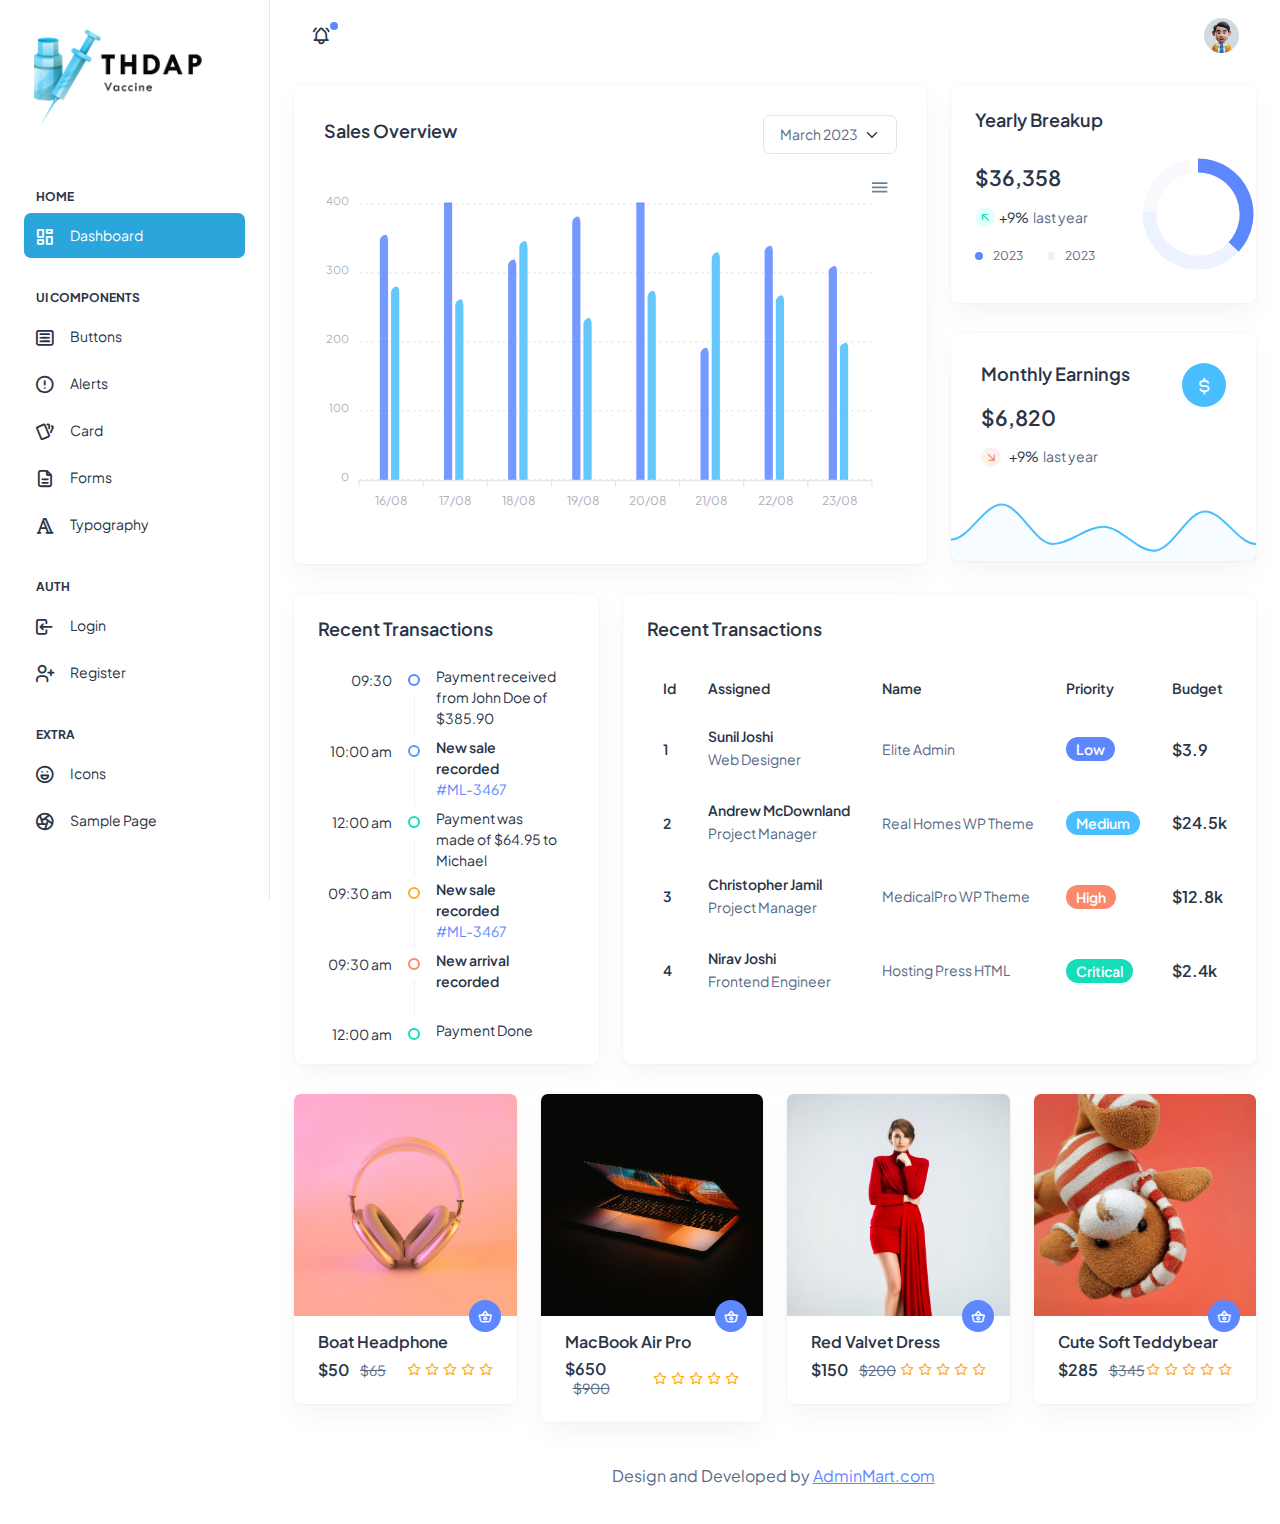
<file: src/html/index.html>
<!doctype html>
<html lang="en">

<head>
  <meta charset="utf-8">
  <meta name="viewport" content="width=device-width, initial-scale=1">
  <title>THDAP</title>
  <link rel="shortcut icon" type="image/png" href="../assets/images/logos/favicon.png" />
  <link rel="stylesheet" href="../assets/css/styles.min.css" />
</head>

<body>
  <!--  Body Wrapper -->
  <div class="page-wrapper" id="main-wrapper" data-layout="vertical" data-navbarbg="skin6" data-sidebartype="full"
    data-sidebar-position="fixed" data-header-position="fixed">
    <!-- Sidebar Start -->
    <aside class="left-sidebar">
      <!-- Sidebar scroll-->
      <div>
        <div class="brand-logo d-flex align-items-center justify-content-between">
          <a href="./index.html" class="text-nowrap logo-img">
            <img src="../assets/images/logos/logo2.png" width="180" alt="" />
          </a>
          <div class="close-btn d-xl-none d-block sidebartoggler cursor-pointer" id="sidebarCollapse">
            <i class="ti ti-x fs-8"></i>
          </div>
        </div>
        <!-- Sidebar navigation-->
        <nav class="sidebar-nav scroll-sidebar" data-simplebar="">
          <ul id="sidebarnav">
            <li class="nav-small-cap">
              <i class="ti ti-dots nav-small-cap-icon fs-4"></i>
              <span class="hide-menu">Home</span>
            </li>
            <li class="sidebar-item">
              <a class="sidebar-link" href="./index.html" aria-expanded="false">
                <span>
                  <i class="ti ti-layout-dashboard"></i>
                </span>
                <span class="hide-menu">Dashboard</span>
              </a>
            </li>
            <li class="nav-small-cap">
              <i class="ti ti-dots nav-small-cap-icon fs-4"></i>
              <span class="hide-menu">UI COMPONENTS</span>
            </li>
            <li class="sidebar-item">
              <a class="sidebar-link" href="./ui-buttons.html" aria-expanded="false">
                <span>
                  <i class="ti ti-article"></i>
                </span>
                <span class="hide-menu">Buttons</span>
              </a>
            </li>
            <li class="sidebar-item">
              <a class="sidebar-link" href="./ui-alerts.html" aria-expanded="false">
                <span>
                  <i class="ti ti-alert-circle"></i>
                </span>
                <span class="hide-menu">Alerts</span>
              </a>
            </li>
            <li class="sidebar-item">
              <a class="sidebar-link" href="./ui-card.html" aria-expanded="false">
                <span>
                  <i class="ti ti-cards"></i>
                </span>
                <span class="hide-menu">Card</span>
              </a>
            </li>
            <li class="sidebar-item">
              <a class="sidebar-link" href="./ui-forms.html" aria-expanded="false">
                <span>
                  <i class="ti ti-file-description"></i>
                </span>
                <span class="hide-menu">Forms</span>
              </a>
            </li>
            <li class="sidebar-item">
              <a class="sidebar-link" href="./ui-typography.html" aria-expanded="false">
                <span>
                  <i class="ti ti-typography"></i>
                </span>
                <span class="hide-menu">Typography</span>
              </a>
            </li>
            <li class="nav-small-cap">
              <i class="ti ti-dots nav-small-cap-icon fs-4"></i>
              <span class="hide-menu">AUTH</span>
            </li>
            <li class="sidebar-item">
              <a class="sidebar-link" href="./authentication-login.html" aria-expanded="false">
                <span>
                  <i class="ti ti-login"></i>
                </span>
                <span class="hide-menu">Login</span>
              </a>
            </li>
            <li class="sidebar-item">
              <a class="sidebar-link" href="./authentication-register.html" aria-expanded="false">
                <span>
                  <i class="ti ti-user-plus"></i>
                </span>
                <span class="hide-menu">Register</span>
              </a>
            </li>
            <li class="nav-small-cap">
              <i class="ti ti-dots nav-small-cap-icon fs-4"></i>
              <span class="hide-menu">EXTRA</span>
            </li>
            <li class="sidebar-item">
              <a class="sidebar-link" href="./icon-tabler.html" aria-expanded="false">
                <span>
                  <i class="ti ti-mood-happy"></i>
                </span>
                <span class="hide-menu">Icons</span>
              </a>
            </li>
            <li class="sidebar-item">
              <a class="sidebar-link" href="./sample-page.html" aria-expanded="false">
                <span>
                  <i class="ti ti-aperture"></i>
                </span>
                <span class="hide-menu">Sample Page</span>
              </a>
            </li>
          </ul>
          
        </nav>
        <!-- End Sidebar navigation -->
      </div>
      <!-- End Sidebar scroll-->
    </aside>
    <!--  Sidebar End -->
    <!--  Main wrapper -->
    <div class="body-wrapper">
      <!--  Header Start -->
      <header class="app-header">
        <nav class="navbar navbar-expand-lg navbar-light">
          <ul class="navbar-nav">
            <li class="nav-item d-block d-xl-none">
              <a class="nav-link sidebartoggler nav-icon-hover" id="headerCollapse" href="javascript:void(0)">
                <i class="ti ti-menu-2"></i>
              </a>
            </li>
            <li class="nav-item">
              <a class="nav-link nav-icon-hover" href="javascript:void(0)">
                <i class="ti ti-bell-ringing"></i>
                <div class="notification bg-primary rounded-circle"></div>
              </a>
            </li>
          </ul>
          <div class="navbar-collapse justify-content-end px-0" id="navbarNav">
            <ul class="navbar-nav flex-row ms-auto align-items-center justify-content-end">
              <li class="nav-item dropdown">
                <a class="nav-link nav-icon-hover" href="javascript:void(0)" id="drop2" data-bs-toggle="dropdown"
                  aria-expanded="false">
                  <img src="../assets/images/profile/user-1.jpg" alt="" width="35" height="35" class="rounded-circle">
                </a>
                <div class="dropdown-menu dropdown-menu-end dropdown-menu-animate-up" aria-labelledby="drop2">
                  <div class="message-body">
                    <a href="javascript:void(0)" class="d-flex align-items-center gap-2 dropdown-item">
                      <i class="ti ti-user fs-6"></i>
                      <p class="mb-0 fs-3">My Profile</p>
                    </a>
                    <a href="javascript:void(0)" class="d-flex align-items-center gap-2 dropdown-item">
                      <i class="ti ti-mail fs-6"></i>
                      <p class="mb-0 fs-3">My Account</p>
                    </a>
                    <a href="javascript:void(0)" class="d-flex align-items-center gap-2 dropdown-item">
                      <i class="ti ti-list-check fs-6"></i>
                      <p class="mb-0 fs-3">My Task</p>
                    </a>
                    <a href="./authentication-login.html" class="btn btn-outline-primary mx-3 mt-2 d-block">Logout</a>
                  </div>
                </div>
              </li>
            </ul>
          </div>
        </nav>
      </header>
      <!--  Header End -->
      <div class="container-fluid">
        <!--  Row 1 -->
        <div class="row">
          <div class="col-lg-8 d-flex align-items-strech">
            <div class="card w-100">
              <div class="card-body">
                <div class="d-sm-flex d-block align-items-center justify-content-between mb-9">
                  <div class="mb-3 mb-sm-0">
                    <h5 class="card-title fw-semibold">Sales Overview</h5>
                  </div>
                  <div>
                    <select class="form-select">
                      <option value="1">March 2023</option>
                      <option value="2">April 2023</option>
                      <option value="3">May 2023</option>
                      <option value="4">June 2023</option>
                    </select>
                  </div>
                </div>
                <div id="chart"></div>
              </div>
            </div>
          </div>
          <div class="col-lg-4">
            <div class="row">
              <div class="col-lg-12">
                <!-- Yearly Breakup -->
                <div class="card overflow-hidden">
                  <div class="card-body p-4">
                    <h5 class="card-title mb-9 fw-semibold">Yearly Breakup</h5>
                    <div class="row align-items-center">
                      <div class="col-8">
                        <h4 class="fw-semibold mb-3">$36,358</h4>
                        <div class="d-flex align-items-center mb-3">
                          <span
                            class="me-1 rounded-circle bg-light-success round-20 d-flex align-items-center justify-content-center">
                            <i class="ti ti-arrow-up-left text-success"></i>
                          </span>
                          <p class="text-dark me-1 fs-3 mb-0">+9%</p>
                          <p class="fs-3 mb-0">last year</p>
                        </div>
                        <div class="d-flex align-items-center">
                          <div class="me-4">
                            <span class="round-8 bg-primary rounded-circle me-2 d-inline-block"></span>
                            <span class="fs-2">2023</span>
                          </div>
                          <div>
                            <span class="round-8 bg-light-primary rounded-circle me-2 d-inline-block"></span>
                            <span class="fs-2">2023</span>
                          </div>
                        </div>
                      </div>
                      <div class="col-4">
                        <div class="d-flex justify-content-center">
                          <div id="breakup"></div>
                        </div>
                      </div>
                    </div>
                  </div>
                </div>
              </div>
              <div class="col-lg-12">
                <!-- Monthly Earnings -->
                <div class="card">
                  <div class="card-body">
                    <div class="row alig n-items-start">
                      <div class="col-8">
                        <h5 class="card-title mb-9 fw-semibold"> Monthly Earnings </h5>
                        <h4 class="fw-semibold mb-3">$6,820</h4>
                        <div class="d-flex align-items-center pb-1">
                          <span
                            class="me-2 rounded-circle bg-light-danger round-20 d-flex align-items-center justify-content-center">
                            <i class="ti ti-arrow-down-right text-danger"></i>
                          </span>
                          <p class="text-dark me-1 fs-3 mb-0">+9%</p>
                          <p class="fs-3 mb-0">last year</p>
                        </div>
                      </div>
                      <div class="col-4">
                        <div class="d-flex justify-content-end">
                          <div
                            class="text-white bg-secondary rounded-circle p-6 d-flex align-items-center justify-content-center">
                            <i class="ti ti-currency-dollar fs-6"></i>
                          </div>
                        </div>
                      </div>
                    </div>
                  </div>
                  <div id="earning"></div>
                </div>
              </div>
            </div>
          </div>
        </div>
        <div class="row">
          <div class="col-lg-4 d-flex align-items-stretch">
            <div class="card w-100">
              <div class="card-body p-4">
                <div class="mb-4">
                  <h5 class="card-title fw-semibold">Recent Transactions</h5>
                </div>
                <ul class="timeline-widget mb-0 position-relative mb-n5">
                  <li class="timeline-item d-flex position-relative overflow-hidden">
                    <div class="timeline-time text-dark flex-shrink-0 text-end">09:30</div>
                    <div class="timeline-badge-wrap d-flex flex-column align-items-center">
                      <span class="timeline-badge border-2 border border-primary flex-shrink-0 my-8"></span>
                      <span class="timeline-badge-border d-block flex-shrink-0"></span>
                    </div>
                    <div class="timeline-desc fs-3 text-dark mt-n1">Payment received from John Doe of $385.90</div>
                  </li>
                  <li class="timeline-item d-flex position-relative overflow-hidden">
                    <div class="timeline-time text-dark flex-shrink-0 text-end">10:00 am</div>
                    <div class="timeline-badge-wrap d-flex flex-column align-items-center">
                      <span class="timeline-badge border-2 border border-info flex-shrink-0 my-8"></span>
                      <span class="timeline-badge-border d-block flex-shrink-0"></span>
                    </div>
                    <div class="timeline-desc fs-3 text-dark mt-n1 fw-semibold">New sale recorded <a
                        href="javascript:void(0)" class="text-primary d-block fw-normal">#ML-3467</a>
                    </div>
                  </li>
                  <li class="timeline-item d-flex position-relative overflow-hidden">
                    <div class="timeline-time text-dark flex-shrink-0 text-end">12:00 am</div>
                    <div class="timeline-badge-wrap d-flex flex-column align-items-center">
                      <span class="timeline-badge border-2 border border-success flex-shrink-0 my-8"></span>
                      <span class="timeline-badge-border d-block flex-shrink-0"></span>
                    </div>
                    <div class="timeline-desc fs-3 text-dark mt-n1">Payment was made of $64.95 to Michael</div>
                  </li>
                  <li class="timeline-item d-flex position-relative overflow-hidden">
                    <div class="timeline-time text-dark flex-shrink-0 text-end">09:30 am</div>
                    <div class="timeline-badge-wrap d-flex flex-column align-items-center">
                      <span class="timeline-badge border-2 border border-warning flex-shrink-0 my-8"></span>
                      <span class="timeline-badge-border d-block flex-shrink-0"></span>
                    </div>
                    <div class="timeline-desc fs-3 text-dark mt-n1 fw-semibold">New sale recorded <a
                        href="javascript:void(0)" class="text-primary d-block fw-normal">#ML-3467</a>
                    </div>
                  </li>
                  <li class="timeline-item d-flex position-relative overflow-hidden">
                    <div class="timeline-time text-dark flex-shrink-0 text-end">09:30 am</div>
                    <div class="timeline-badge-wrap d-flex flex-column align-items-center">
                      <span class="timeline-badge border-2 border border-danger flex-shrink-0 my-8"></span>
                      <span class="timeline-badge-border d-block flex-shrink-0"></span>
                    </div>
                    <div class="timeline-desc fs-3 text-dark mt-n1 fw-semibold">New arrival recorded 
                    </div>
                  </li>
                  <li class="timeline-item d-flex position-relative overflow-hidden">
                    <div class="timeline-time text-dark flex-shrink-0 text-end">12:00 am</div>
                    <div class="timeline-badge-wrap d-flex flex-column align-items-center">
                      <span class="timeline-badge border-2 border border-success flex-shrink-0 my-8"></span>
                    </div>
                    <div class="timeline-desc fs-3 text-dark mt-n1">Payment Done</div>
                  </li>
                </ul>
              </div>
            </div>
          </div>
          <div class="col-lg-8 d-flex align-items-stretch">
            <div class="card w-100">
              <div class="card-body p-4">
                <h5 class="card-title fw-semibold mb-4">Recent Transactions</h5>
                <div class="table-responsive">
                  <table class="table text-nowrap mb-0 align-middle">
                    <thead class="text-dark fs-4">
                      <tr>
                        <th class="border-bottom-0">
                          <h6 class="fw-semibold mb-0">Id</h6>
                        </th>
                        <th class="border-bottom-0">
                          <h6 class="fw-semibold mb-0">Assigned</h6>
                        </th>
                        <th class="border-bottom-0">
                          <h6 class="fw-semibold mb-0">Name</h6>
                        </th>
                        <th class="border-bottom-0">
                          <h6 class="fw-semibold mb-0">Priority</h6>
                        </th>
                        <th class="border-bottom-0">
                          <h6 class="fw-semibold mb-0">Budget</h6>
                        </th>
                      </tr>
                    </thead>
                    <tbody>
                      <tr>
                        <td class="border-bottom-0"><h6 class="fw-semibold mb-0">1</h6></td>
                        <td class="border-bottom-0">
                            <h6 class="fw-semibold mb-1">Sunil Joshi</h6>
                            <span class="fw-normal">Web Designer</span>                          
                        </td>
                        <td class="border-bottom-0">
                          <p class="mb-0 fw-normal">Elite Admin</p>
                        </td>
                        <td class="border-bottom-0">
                          <div class="d-flex align-items-center gap-2">
                            <span class="badge bg-primary rounded-3 fw-semibold">Low</span>
                          </div>
                        </td>
                        <td class="border-bottom-0">
                          <h6 class="fw-semibold mb-0 fs-4">$3.9</h6>
                        </td>
                      </tr> 
                      <tr>
                        <td class="border-bottom-0"><h6 class="fw-semibold mb-0">2</h6></td>
                        <td class="border-bottom-0">
                            <h6 class="fw-semibold mb-1">Andrew McDownland</h6>
                            <span class="fw-normal">Project Manager</span>                          
                        </td>
                        <td class="border-bottom-0">
                          <p class="mb-0 fw-normal">Real Homes WP Theme</p>
                        </td>
                        <td class="border-bottom-0">
                          <div class="d-flex align-items-center gap-2">
                            <span class="badge bg-secondary rounded-3 fw-semibold">Medium</span>
                          </div>
                        </td>
                        <td class="border-bottom-0">
                          <h6 class="fw-semibold mb-0 fs-4">$24.5k</h6>
                        </td>
                      </tr> 
                      <tr>
                        <td class="border-bottom-0"><h6 class="fw-semibold mb-0">3</h6></td>
                        <td class="border-bottom-0">
                            <h6 class="fw-semibold mb-1">Christopher Jamil</h6>
                            <span class="fw-normal">Project Manager</span>                          
                        </td>
                        <td class="border-bottom-0">
                          <p class="mb-0 fw-normal">MedicalPro WP Theme</p>
                        </td>
                        <td class="border-bottom-0">
                          <div class="d-flex align-items-center gap-2">
                            <span class="badge bg-danger rounded-3 fw-semibold">High</span>
                          </div>
                        </td>
                        <td class="border-bottom-0">
                          <h6 class="fw-semibold mb-0 fs-4">$12.8k</h6>
                        </td>
                      </tr>      
                      <tr>
                        <td class="border-bottom-0"><h6 class="fw-semibold mb-0">4</h6></td>
                        <td class="border-bottom-0">
                            <h6 class="fw-semibold mb-1">Nirav Joshi</h6>
                            <span class="fw-normal">Frontend Engineer</span>                          
                        </td>
                        <td class="border-bottom-0">
                          <p class="mb-0 fw-normal">Hosting Press HTML</p>
                        </td>
                        <td class="border-bottom-0">
                          <div class="d-flex align-items-center gap-2">
                            <span class="badge bg-success rounded-3 fw-semibold">Critical</span>
                          </div>
                        </td>
                        <td class="border-bottom-0">
                          <h6 class="fw-semibold mb-0 fs-4">$2.4k</h6>
                        </td>
                      </tr>                       
                    </tbody>
                  </table>
                </div>
              </div>
            </div>
          </div>
        </div>
        <div class="row">
          <div class="col-sm-6 col-xl-3">
            <div class="card overflow-hidden rounded-2">
              <div class="position-relative">
                <a href="javascript:void(0)"><img src="../assets/images/products/s4.jpg" class="card-img-top rounded-0" alt="..."></a>
                <a href="javascript:void(0)" class="bg-primary rounded-circle p-2 text-white d-inline-flex position-absolute bottom-0 end-0 mb-n3 me-3" data-bs-toggle="tooltip" data-bs-placement="top" data-bs-title="Add To Cart"><i class="ti ti-basket fs-4"></i></a>                      </div>
              <div class="card-body pt-3 p-4">
                <h6 class="fw-semibold fs-4">Boat Headphone</h6>
                <div class="d-flex align-items-center justify-content-between">
                  <h6 class="fw-semibold fs-4 mb-0">$50 <span class="ms-2 fw-normal text-muted fs-3"><del>$65</del></span></h6>
                  <ul class="list-unstyled d-flex align-items-center mb-0">
                    <li><a class="me-1" href="javascript:void(0)"><i class="ti ti-star text-warning"></i></a></li>
                    <li><a class="me-1" href="javascript:void(0)"><i class="ti ti-star text-warning"></i></a></li>
                    <li><a class="me-1" href="javascript:void(0)"><i class="ti ti-star text-warning"></i></a></li>
                    <li><a class="me-1" href="javascript:void(0)"><i class="ti ti-star text-warning"></i></a></li>
                    <li><a class="" href="javascript:void(0)"><i class="ti ti-star text-warning"></i></a></li>
                  </ul>
                </div>
              </div>
            </div>
          </div>
          <div class="col-sm-6 col-xl-3">
            <div class="card overflow-hidden rounded-2">
              <div class="position-relative">
                <a href="javascript:void(0)"><img src="../assets/images/products/s5.jpg" class="card-img-top rounded-0" alt="..."></a>
                <a href="javascript:void(0)" class="bg-primary rounded-circle p-2 text-white d-inline-flex position-absolute bottom-0 end-0 mb-n3 me-3" data-bs-toggle="tooltip" data-bs-placement="top" data-bs-title="Add To Cart"><i class="ti ti-basket fs-4"></i></a>                      </div>
              <div class="card-body pt-3 p-4">
                <h6 class="fw-semibold fs-4">MacBook Air Pro</h6>
                <div class="d-flex align-items-center justify-content-between">
                  <h6 class="fw-semibold fs-4 mb-0">$650 <span class="ms-2 fw-normal text-muted fs-3"><del>$900</del></span></h6>
                  <ul class="list-unstyled d-flex align-items-center mb-0">
                    <li><a class="me-1" href="javascript:void(0)"><i class="ti ti-star text-warning"></i></a></li>
                    <li><a class="me-1" href="javascript:void(0)"><i class="ti ti-star text-warning"></i></a></li>
                    <li><a class="me-1" href="javascript:void(0)"><i class="ti ti-star text-warning"></i></a></li>
                    <li><a class="me-1" href="javascript:void(0)"><i class="ti ti-star text-warning"></i></a></li>
                    <li><a class="" href="javascript:void(0)"><i class="ti ti-star text-warning"></i></a></li>
                  </ul>
                </div>
              </div>
            </div>
          </div>
          <div class="col-sm-6 col-xl-3">
            <div class="card overflow-hidden rounded-2">
              <div class="position-relative">
                <a href="javascript:void(0)"><img src="../assets/images/products/s7.jpg" class="card-img-top rounded-0" alt="..."></a>
                <a href="javascript:void(0)" class="bg-primary rounded-circle p-2 text-white d-inline-flex position-absolute bottom-0 end-0 mb-n3 me-3" data-bs-toggle="tooltip" data-bs-placement="top" data-bs-title="Add To Cart"><i class="ti ti-basket fs-4"></i></a>                      </div>
              <div class="card-body pt-3 p-4">
                <h6 class="fw-semibold fs-4">Red Valvet Dress</h6>
                <div class="d-flex align-items-center justify-content-between">
                  <h6 class="fw-semibold fs-4 mb-0">$150 <span class="ms-2 fw-normal text-muted fs-3"><del>$200</del></span></h6>
                  <ul class="list-unstyled d-flex align-items-center mb-0">
                    <li><a class="me-1" href="javascript:void(0)"><i class="ti ti-star text-warning"></i></a></li>
                    <li><a class="me-1" href="javascript:void(0)"><i class="ti ti-star text-warning"></i></a></li>
                    <li><a class="me-1" href="javascript:void(0)"><i class="ti ti-star text-warning"></i></a></li>
                    <li><a class="me-1" href="javascript:void(0)"><i class="ti ti-star text-warning"></i></a></li>
                    <li><a class="" href="javascript:void(0)"><i class="ti ti-star text-warning"></i></a></li>
                  </ul>
                </div>
              </div>
            </div>
          </div>
          <div class="col-sm-6 col-xl-3">
            <div class="card overflow-hidden rounded-2">
              <div class="position-relative">
                <a href="javascript:void(0)"><img src="../assets/images/products/s11.jpg" class="card-img-top rounded-0" alt="..."></a>
                <a href="javascript:void(0)" class="bg-primary rounded-circle p-2 text-white d-inline-flex position-absolute bottom-0 end-0 mb-n3 me-3" data-bs-toggle="tooltip" data-bs-placement="top" data-bs-title="Add To Cart"><i class="ti ti-basket fs-4"></i></a>                      </div>
              <div class="card-body pt-3 p-4">
                <h6 class="fw-semibold fs-4">Cute Soft Teddybear</h6>
                <div class="d-flex align-items-center justify-content-between">
                  <h6 class="fw-semibold fs-4 mb-0">$285 <span class="ms-2 fw-normal text-muted fs-3"><del>$345</del></span></h6>
                  <ul class="list-unstyled d-flex align-items-center mb-0">
                    <li><a class="me-1" href="javascript:void(0)"><i class="ti ti-star text-warning"></i></a></li>
                    <li><a class="me-1" href="javascript:void(0)"><i class="ti ti-star text-warning"></i></a></li>
                    <li><a class="me-1" href="javascript:void(0)"><i class="ti ti-star text-warning"></i></a></li>
                    <li><a class="me-1" href="javascript:void(0)"><i class="ti ti-star text-warning"></i></a></li>
                    <li><a class="" href="javascript:void(0)"><i class="ti ti-star text-warning"></i></a></li>
                  </ul>
                </div>
              </div>
            </div>
          </div>
        </div>
        <div class="py-6 px-6 text-center">
          <p class="mb-0 fs-4">Design and Developed by <a href="https://adminmart.com/" target="_blank" class="pe-1 text-primary text-decoration-underline">AdminMart.com</a></p>
        </div>
      </div>
    </div>
  </div>
  <script src="../assets/libs/jquery/dist/jquery.min.js"></script>
  <script src="../assets/libs/bootstrap/dist/js/bootstrap.bundle.min.js"></script>
  <script src="../assets/js/sidebarmenu.js"></script>
  <script src="../assets/js/app.min.js"></script>
  <script src="../assets/libs/apexcharts/dist/apexcharts.min.js"></script>
  <script src="../assets/libs/simplebar/dist/simplebar.js"></script>
  <script src="../assets/js/dashboard.js"></script>
</body>

</html>
</file>
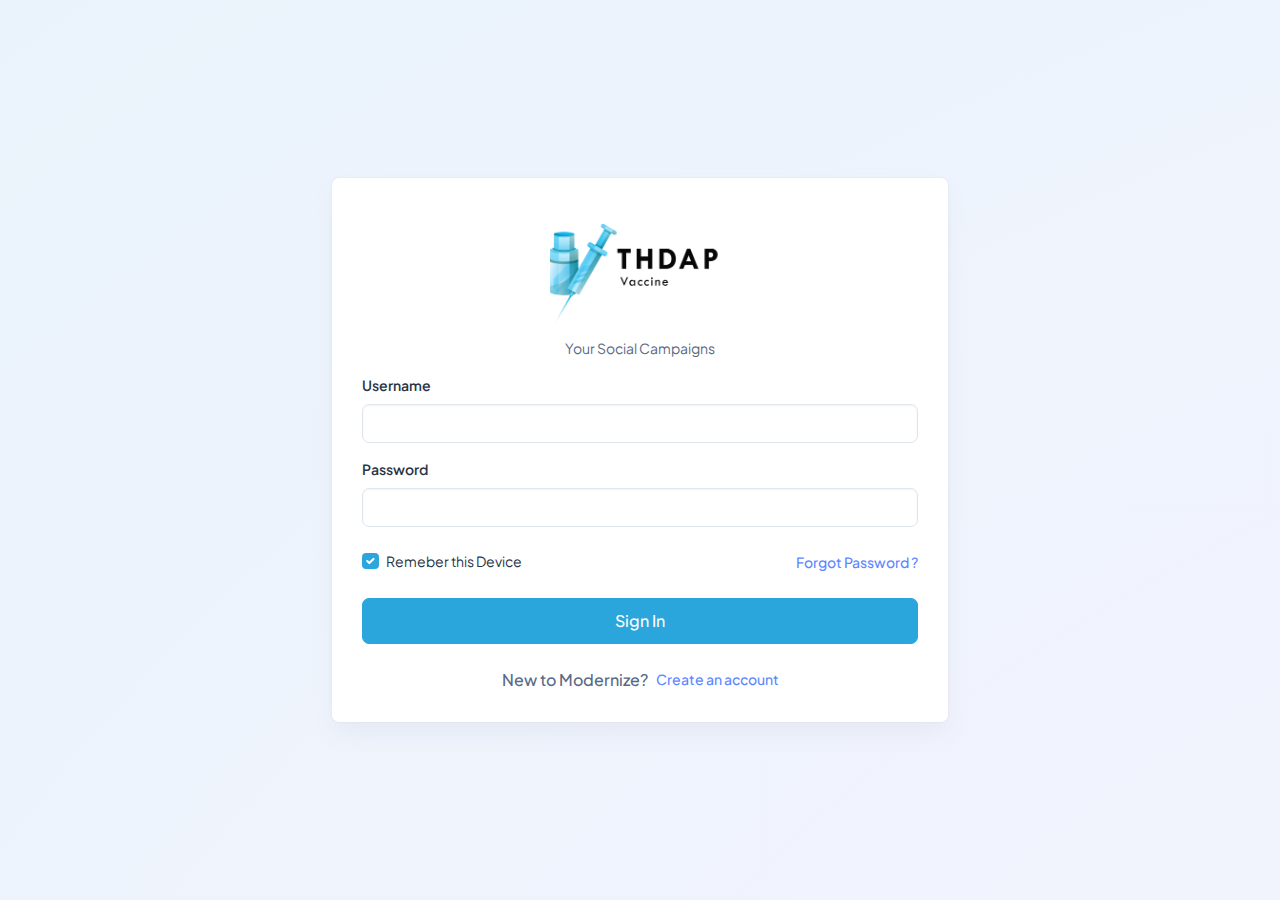
<file: src/html/authentication-login.html>
<!doctype html>
<html lang="en">

<head>
  <meta charset="utf-8">
  <meta name="viewport" content="width=device-width, initial-scale=1">
  <title>THDAP</title>
  <link rel="shortcut icon" type="image/png" href="../assets/images/logos/favicon.png" />
  <link rel="stylesheet" href="../assets/css/styles.min.css" />
</head>

<body>
  <!--  Body Wrapper -->
  <div class="page-wrapper" id="main-wrapper" data-layout="vertical" data-navbarbg="skin6" data-sidebartype="full"
    data-sidebar-position="fixed" data-header-position="fixed">
    <div
      class="position-relative overflow-hidden radial-gradient min-vh-100 d-flex align-items-center justify-content-center">
      <div class="d-flex align-items-center justify-content-center w-100">
        <div class="row justify-content-center w-100">
          <div class="col-md-8 col-lg-6 col-xxl-3">
            <div class="card mb-0">
              <div class="card-body">
                <a href="./index.html" class="text-nowrap logo-img text-center d-block py-3 w-100">
                  <img src="../assets/images/logos/logo2.png" width="180" alt="">
                </a>
                <p class="text-center">Your Social Campaigns</p>
                <form>
                  <div class="mb-3">
                    <label for="exampleInputEmail1" class="form-label">Username</label>
                    <input type="email" class="form-control" id="exampleInputEmail1" aria-describedby="emailHelp">
                  </div>
                  <div class="mb-4">
                    <label for="exampleInputPassword1" class="form-label">Password</label>
                    <input type="password" class="form-control" id="exampleInputPassword1">
                  </div>
                  <div class="d-flex align-items-center justify-content-between mb-4">
                    <div class="form-check">
                      <input class="form-check-input primary" type="checkbox" value="" id="flexCheckChecked" checked>
                      <label class="form-check-label text-dark" for="flexCheckChecked">
                        Remeber this Device
                      </label>
                    </div>
                    <a class="text-primary fw-bold" href="./index.html">Forgot Password ?</a>
                  </div>
                  <a href="./index.html" class="btn btn-primary w-100 py-8 fs-4 mb-4 rounded-2">Sign In</a>
                  <div class="d-flex align-items-center justify-content-center">
                    <p class="fs-4 mb-0 fw-bold">New to Modernize?</p>
                    <a class="text-primary fw-bold ms-2" href="./authentication-register.html">Create an account</a>
                  </div>
                </form>
              </div>
            </div>
          </div>
        </div>
      </div>
    </div>
  </div>
  <script src="../assets/libs/jquery/dist/jquery.min.js"></script>
  <script src="../assets/libs/bootstrap/dist/js/bootstrap.bundle.min.js"></script>
</body>

</html>
</file>
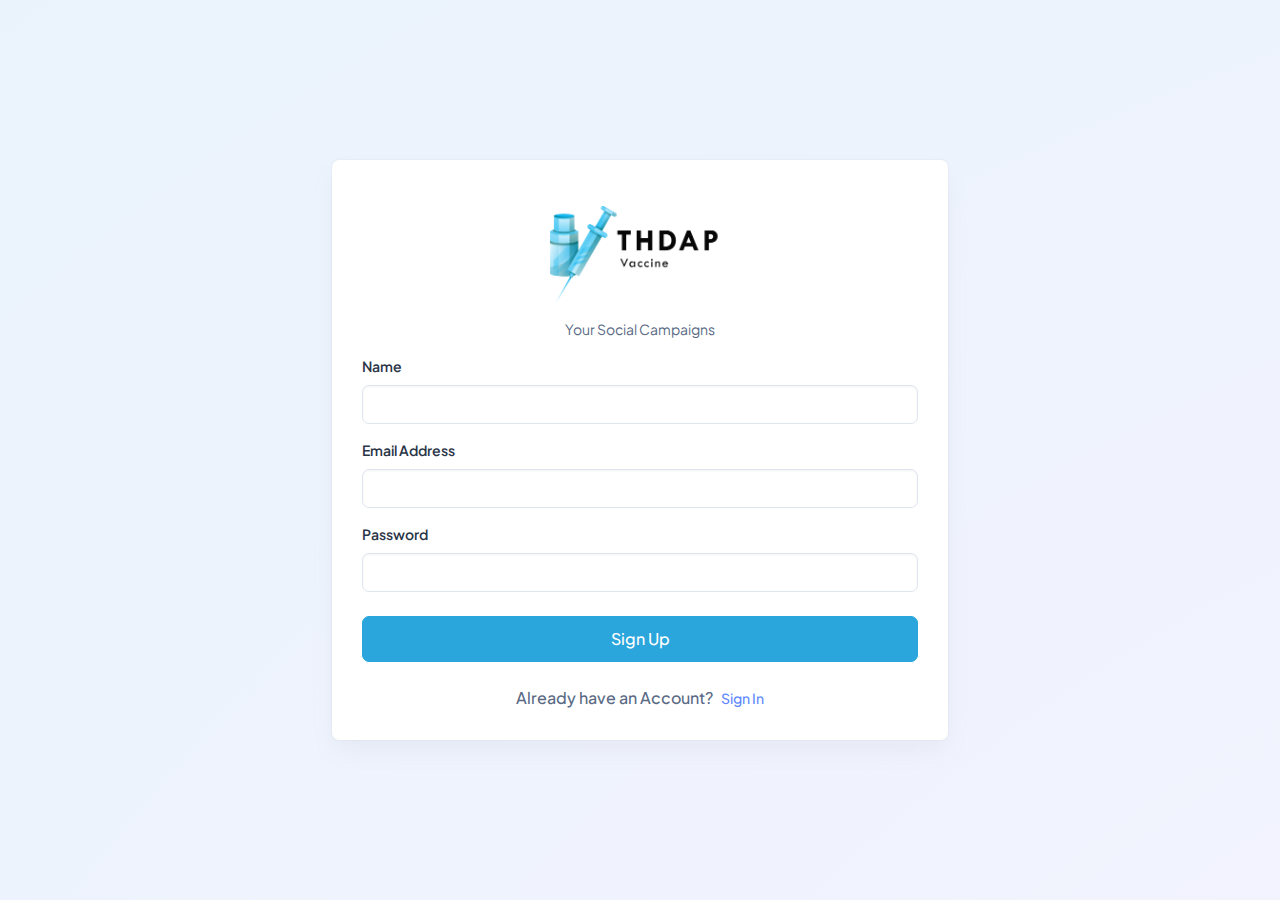
<file: src/html/authentication-register.html>
<!doctype html>
<html lang="en">

<head>
  <meta charset="utf-8">
  <meta name="viewport" content="width=device-width, initial-scale=1">
  <title>THDAP</title>
  <link rel="shortcut icon" type="image/png" href="../assets/images/logos/favicon.png" />
  <link rel="stylesheet" href="../assets/css/styles.min.css" />
</head>

<body>
  <!--  Body Wrapper -->
  <div class="page-wrapper" id="main-wrapper" data-layout="vertical" data-navbarbg="skin6" data-sidebartype="full"
    data-sidebar-position="fixed" data-header-position="fixed">
    <div
      class="position-relative overflow-hidden radial-gradient min-vh-100 d-flex align-items-center justify-content-center">
      <div class="d-flex align-items-center justify-content-center w-100">
        <div class="row justify-content-center w-100">
          <div class="col-md-8 col-lg-6 col-xxl-3">
            <div class="card mb-0">
              <div class="card-body">
                <a href="./index.html" class="text-nowrap logo-img text-center d-block py-3 w-100">
                  <img src="../assets/images/logos/logo2.png" width="180" alt="">
                </a>
                <p class="text-center">Your Social Campaigns</p>
                <form>
                  <div class="mb-3">
                    <label for="exampleInputtext1" class="form-label">Name</label>
                    <input type="text" class="form-control" id="exampleInputtext1" aria-describedby="textHelp">
                  </div>
                  <div class="mb-3">
                    <label for="exampleInputEmail1" class="form-label">Email Address</label>
                    <input type="email" class="form-control" id="exampleInputEmail1" aria-describedby="emailHelp">
                  </div>
                  <div class="mb-4">
                    <label for="exampleInputPassword1" class="form-label">Password</label>
                    <input type="password" class="form-control" id="exampleInputPassword1">
                  </div>
                  <a href="./index.html" class="btn btn-primary w-100 py-8 fs-4 mb-4 rounded-2">Sign Up</a>
                  <div class="d-flex align-items-center justify-content-center">
                    <p class="fs-4 mb-0 fw-bold">Already have an Account?</p>
                    <a class="text-primary fw-bold ms-2" href="./authentication-login.html">Sign In</a>
                  </div>
                </form>
              </div>
            </div>
          </div>
        </div>
      </div>
    </div>
  </div>
  <script src="../assets/libs/jquery/dist/jquery.min.js"></script>
  <script src="../assets/libs/bootstrap/dist/js/bootstrap.bundle.min.js"></script>
</body>

</html>
</file>
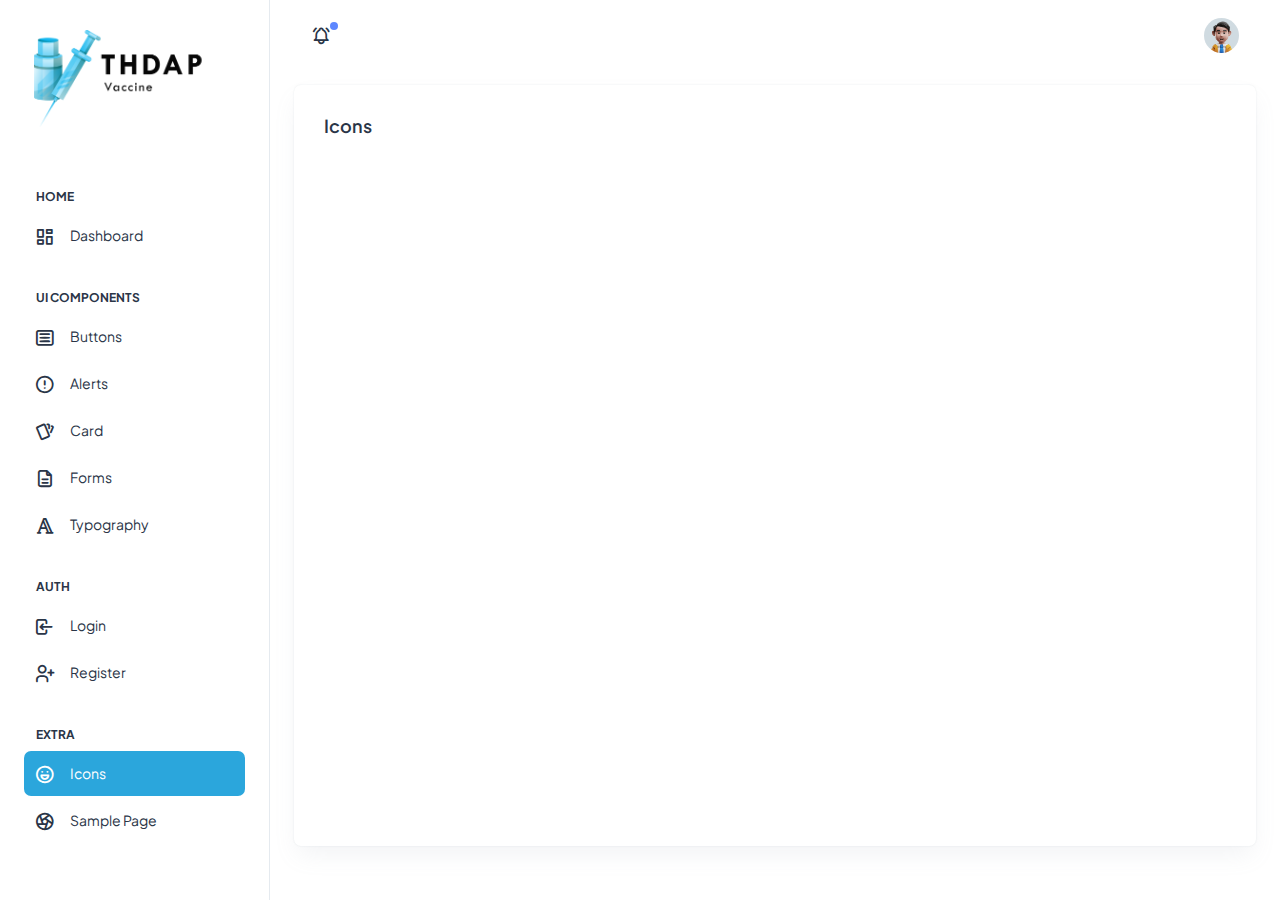
<file: src/html/icon-tabler.html>
<!doctype html>
<html lang="en">

<head>
  <meta charset="utf-8">
  <meta name="viewport" content="width=device-width, initial-scale=1">
  <title>THDAP</title>
  <link rel="shortcut icon" type="image/png" href="../assets/images/logos/favicon.png" />
  <link rel="stylesheet" href="../assets/css/styles.min.css" />
</head>

<body>
  <!--  Body Wrapper -->
  <div class="page-wrapper" id="main-wrapper" data-layout="vertical" data-navbarbg="skin6" data-sidebartype="full"
    data-sidebar-position="fixed" data-header-position="fixed">
    <!-- Sidebar Start -->
    <aside class="left-sidebar">
      <!-- Sidebar scroll-->
      <div>
        <div class="brand-logo d-flex align-items-center justify-content-between">
          <a href="./index.html" class="text-nowrap logo-img">
            <img src="../assets/images/logos/logo2.png" width="180" alt="">
          </a>
          <div class="close-btn d-xl-none d-block sidebartoggler cursor-pointer" id="sidebarCollapse">
            <i class="ti ti-x fs-8"></i>
          </div>
        </div>
        <!-- Sidebar navigation-->
        <nav class="sidebar-nav scroll-sidebar" data-simplebar="">
          <ul id="sidebarnav">
            <li class="nav-small-cap">
              <i class="ti ti-dots nav-small-cap-icon fs-4"></i>
              <span class="hide-menu">Home</span>
            </li>
            <li class="sidebar-item">
              <a class="sidebar-link" href="./index.html" aria-expanded="false">
                <span>
                  <i class="ti ti-layout-dashboard"></i>
                </span>
                <span class="hide-menu">Dashboard</span>
              </a>
            </li>
            <li class="nav-small-cap">
              <i class="ti ti-dots nav-small-cap-icon fs-4"></i>
              <span class="hide-menu">UI COMPONENTS</span>
            </li>
            <li class="sidebar-item">
              <a class="sidebar-link" href="./ui-buttons.html" aria-expanded="false">
                <span>
                  <i class="ti ti-article"></i>
                </span>
                <span class="hide-menu">Buttons</span>
              </a>
            </li>
            <li class="sidebar-item">
              <a class="sidebar-link" href="./ui-alerts.html" aria-expanded="false">
                <span>
                  <i class="ti ti-alert-circle"></i>
                </span>
                <span class="hide-menu">Alerts</span>
              </a>
            </li>
            <li class="sidebar-item">
              <a class="sidebar-link" href="./ui-card.html" aria-expanded="false">
                <span>
                  <i class="ti ti-cards"></i>
                </span>
                <span class="hide-menu">Card</span>
              </a>
            </li>
            <li class="sidebar-item">
              <a class="sidebar-link" href="./ui-forms.html" aria-expanded="false">
                <span>
                  <i class="ti ti-file-description"></i>
                </span>
                <span class="hide-menu">Forms</span>
              </a>
            </li>
            <li class="sidebar-item">
              <a class="sidebar-link" href="./ui-typography.html" aria-expanded="false">
                <span>
                  <i class="ti ti-typography"></i>
                </span>
                <span class="hide-menu">Typography</span>
              </a>
            </li>
            <li class="nav-small-cap">
              <i class="ti ti-dots nav-small-cap-icon fs-4"></i>
              <span class="hide-menu">AUTH</span>
            </li>
            <li class="sidebar-item">
              <a class="sidebar-link" href="./authentication-login.html" aria-expanded="false">
                <span>
                  <i class="ti ti-login"></i>
                </span>
                <span class="hide-menu">Login</span>
              </a>
            </li>
            <li class="sidebar-item">
              <a class="sidebar-link" href="./authentication-register.html" aria-expanded="false">
                <span>
                  <i class="ti ti-user-plus"></i>
                </span>
                <span class="hide-menu">Register</span>
              </a>
            </li>
            <li class="nav-small-cap">
              <i class="ti ti-dots nav-small-cap-icon fs-4"></i>
              <span class="hide-menu">EXTRA</span>
            </li>
            <li class="sidebar-item">
              <a class="sidebar-link" href="./icon-tabler.html" aria-expanded="false">
                <span>
                  <i class="ti ti-mood-happy"></i>
                </span>
                <span class="hide-menu">Icons</span>
              </a>
            </li>
            <li class="sidebar-item">
              <a class="sidebar-link" href="./sample-page.html" aria-expanded="false">
                <span>
                  <i class="ti ti-aperture"></i>
                </span>
                <span class="hide-menu">Sample Page</span>
              </a>
            </li>
          </ul>
          
        </nav>
        <!-- End Sidebar navigation -->
      </div>
      <!-- End Sidebar scroll-->
    </aside>
    <!--  Sidebar End -->
    <!--  Main wrapper -->
    <div class="body-wrapper">
      <!--  Header Start -->
      <header class="app-header">
        <nav class="navbar navbar-expand-lg navbar-light">
          <ul class="navbar-nav">
            <li class="nav-item d-block d-xl-none">
              <a class="nav-link sidebartoggler nav-icon-hover" id="headerCollapse" href="javascript:void(0)">
                <i class="ti ti-menu-2"></i>
              </a>
            </li>
            <li class="nav-item">
              <a class="nav-link nav-icon-hover" href="javascript:void(0)">
                <i class="ti ti-bell-ringing"></i>
                <div class="notification bg-primary rounded-circle"></div>
              </a>
            </li>
          </ul>
          <div class="navbar-collapse justify-content-end px-0" id="navbarNav">
            <ul class="navbar-nav flex-row ms-auto align-items-center justify-content-end">
              <li class="nav-item dropdown">
                <a class="nav-link nav-icon-hover" href="javascript:void(0)" id="drop2" data-bs-toggle="dropdown"
                  aria-expanded="false">
                  <img src="../assets/images/profile/user-1.jpg" alt="" width="35" height="35" class="rounded-circle">
                </a>
                <div class="dropdown-menu dropdown-menu-end dropdown-menu-animate-up" aria-labelledby="drop2">
                  <div class="message-body">
                    <a href="javascript:void(0)" class="d-flex align-items-center gap-2 dropdown-item">
                      <i class="ti ti-user fs-6"></i>
                      <p class="mb-0 fs-3">My Profile</p>
                    </a>
                    <a href="javascript:void(0)" class="d-flex align-items-center gap-2 dropdown-item">
                      <i class="ti ti-mail fs-6"></i>
                      <p class="mb-0 fs-3">My Account</p>
                    </a>
                    <a href="javascript:void(0)" class="d-flex align-items-center gap-2 dropdown-item">
                      <i class="ti ti-list-check fs-6"></i>
                      <p class="mb-0 fs-3">My Task</p>
                    </a>
                    <a href="./authentication-login.html" class="btn btn-outline-primary mx-3 mt-2 d-block">Logout</a>
                  </div>
                </div>
              </li>
            </ul>
          </div>
        </nav>
      </header>
      <!--  Header End -->
      <div class="container-fluid">
        <div class="card w-100 h-100 position-relative overflow-hidden">
          <div class="card-body">
            <h5 class="card-title fw-semibold mb-4">Icons</h5>
            <iframe src="https://tabler-icons.io/" frameborder="0" style="height: calc(100vh - 250px); width: 100%;"
              data-simplebar=""></iframe>
          </div>
        </div>
      </div>
    </div>
  </div>
  <script src="../assets/libs/jquery/dist/jquery.min.js"></script>
  <script src="../assets/libs/bootstrap/dist/js/bootstrap.bundle.min.js"></script>
  <script src="../assets/js/sidebarmenu.js"></script>
  <script src="../assets/js/app.min.js"></script>
  <script src="../assets/libs/simplebar/dist/simplebar.js"></script>
</body>

</html>
</file>
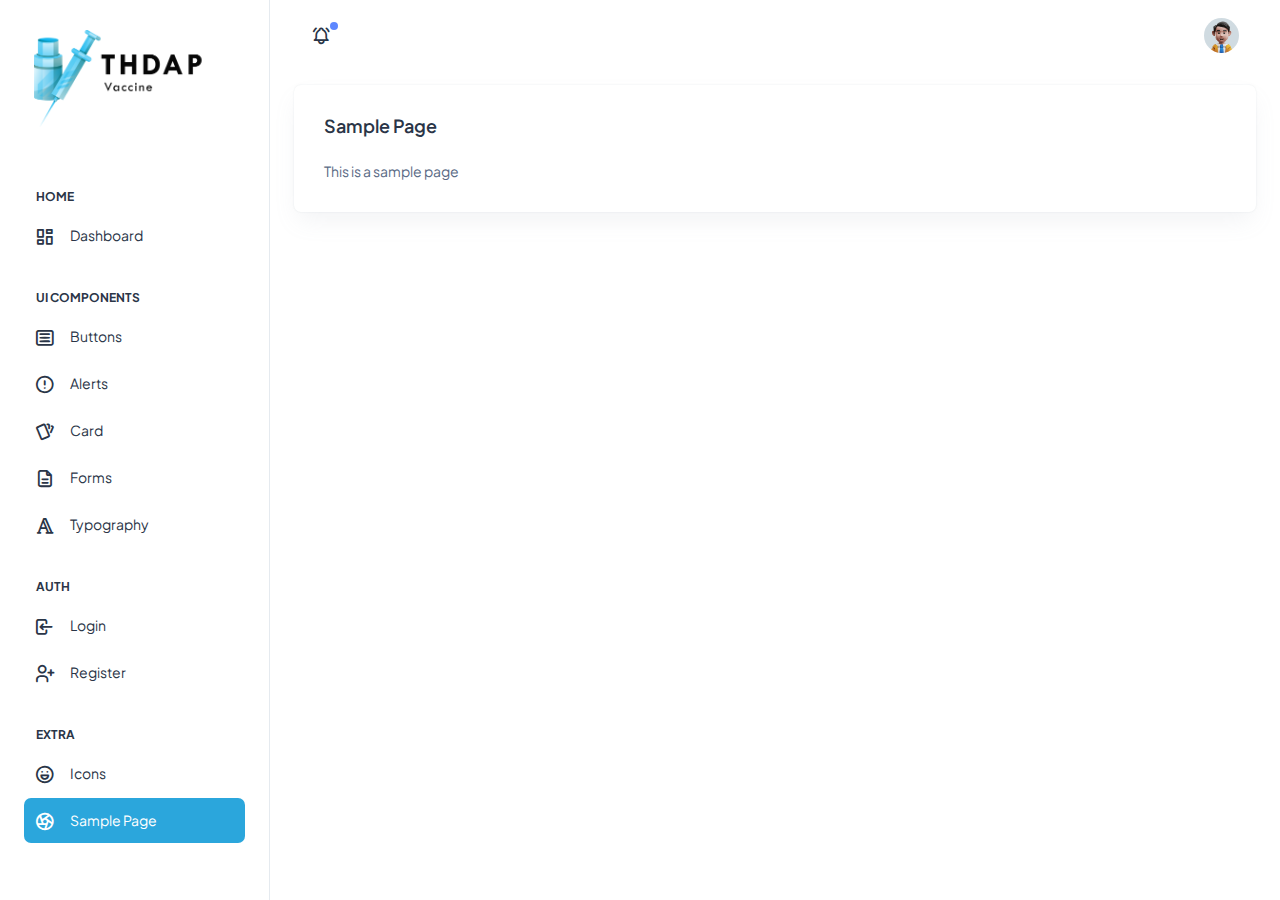
<file: src/html/sample-page.html>
<!doctype html>
<html lang="en">

<head>
  <meta charset="utf-8">
  <meta name="viewport" content="width=device-width, initial-scale=1">
  <title>THDAP</title>
  <link rel="shortcut icon" type="image/png" href="../assets/images/logos/favicon.png" />
  <link rel="stylesheet" href="../assets/css/styles.min.css" />
</head>

<body>
  <!--  Body Wrapper -->
  <div class="page-wrapper" id="main-wrapper" data-layout="vertical" data-navbarbg="skin6" data-sidebartype="full"
    data-sidebar-position="fixed" data-header-position="fixed">
    <!-- Sidebar Start -->
    <aside class="left-sidebar">
      <!-- Sidebar scroll-->
      <div>
        <div class="brand-logo d-flex align-items-center justify-content-between">
          <a href="./index.html" class="text-nowrap logo-img">
            <img src="../assets/images/logos/logo2.png" width="180" alt="">
          </a>
          <div class="close-btn d-xl-none d-block sidebartoggler cursor-pointer" id="sidebarCollapse">
            <i class="ti ti-x fs-8"></i>
          </div>
        </div>
        <!-- Sidebar navigation-->
        <nav class="sidebar-nav scroll-sidebar" data-simplebar="">
          <ul id="sidebarnav">
            <li class="nav-small-cap">
              <i class="ti ti-dots nav-small-cap-icon fs-4"></i>
              <span class="hide-menu">Home</span>
            </li>
            <li class="sidebar-item">
              <a class="sidebar-link" href="./index.html" aria-expanded="false">
                <span>
                  <i class="ti ti-layout-dashboard"></i>
                </span>
                <span class="hide-menu">Dashboard</span>
              </a>
            </li>
            <li class="nav-small-cap">
              <i class="ti ti-dots nav-small-cap-icon fs-4"></i>
              <span class="hide-menu">UI COMPONENTS</span>
            </li>
            <li class="sidebar-item">
              <a class="sidebar-link" href="./ui-buttons.html" aria-expanded="false">
                <span>
                  <i class="ti ti-article"></i>
                </span>
                <span class="hide-menu">Buttons</span>
              </a>
            </li>
            <li class="sidebar-item">
              <a class="sidebar-link" href="./ui-alerts.html" aria-expanded="false">
                <span>
                  <i class="ti ti-alert-circle"></i>
                </span>
                <span class="hide-menu">Alerts</span>
              </a>
            </li>
            <li class="sidebar-item">
              <a class="sidebar-link" href="./ui-card.html" aria-expanded="false">
                <span>
                  <i class="ti ti-cards"></i>
                </span>
                <span class="hide-menu">Card</span>
              </a>
            </li>
            <li class="sidebar-item">
              <a class="sidebar-link" href="./ui-forms.html" aria-expanded="false">
                <span>
                  <i class="ti ti-file-description"></i>
                </span>
                <span class="hide-menu">Forms</span>
              </a>
            </li>
            <li class="sidebar-item">
              <a class="sidebar-link" href="./ui-typography.html" aria-expanded="false">
                <span>
                  <i class="ti ti-typography"></i>
                </span>
                <span class="hide-menu">Typography</span>
              </a>
            </li>
            <li class="nav-small-cap">
              <i class="ti ti-dots nav-small-cap-icon fs-4"></i>
              <span class="hide-menu">AUTH</span>
            </li>
            <li class="sidebar-item">
              <a class="sidebar-link" href="./authentication-login.html" aria-expanded="false">
                <span>
                  <i class="ti ti-login"></i>
                </span>
                <span class="hide-menu">Login</span>
              </a>
            </li>
            <li class="sidebar-item">
              <a class="sidebar-link" href="./authentication-register.html" aria-expanded="false">
                <span>
                  <i class="ti ti-user-plus"></i>
                </span>
                <span class="hide-menu">Register</span>
              </a>
            </li>
            <li class="nav-small-cap">
              <i class="ti ti-dots nav-small-cap-icon fs-4"></i>
              <span class="hide-menu">EXTRA</span>
            </li>
            <li class="sidebar-item">
              <a class="sidebar-link" href="./icon-tabler.html" aria-expanded="false">
                <span>
                  <i class="ti ti-mood-happy"></i>
                </span>
                <span class="hide-menu">Icons</span>
              </a>
            </li>
            <li class="sidebar-item">
              <a class="sidebar-link" href="./sample-page.html" aria-expanded="false">
                <span>
                  <i class="ti ti-aperture"></i>
                </span>
                <span class="hide-menu">Sample Page</span>
              </a>
            </li>
          </ul>
          
        </nav>
        <!-- End Sidebar navigation -->
      </div>
      <!-- End Sidebar scroll-->
    </aside>
    <!--  Sidebar End -->
    <!--  Main wrapper -->
    <div class="body-wrapper">
      <!--  Header Start -->
      <header class="app-header">
        <nav class="navbar navbar-expand-lg navbar-light">
          <ul class="navbar-nav">
            <li class="nav-item d-block d-xl-none">
              <a class="nav-link sidebartoggler nav-icon-hover" id="headerCollapse" href="javascript:void(0)">
                <i class="ti ti-menu-2"></i>
              </a>
            </li>
            <li class="nav-item">
              <a class="nav-link nav-icon-hover" href="javascript:void(0)">
                <i class="ti ti-bell-ringing"></i>
                <div class="notification bg-primary rounded-circle"></div>
              </a>
            </li>
          </ul>
          <div class="navbar-collapse justify-content-end px-0" id="navbarNav">
            <ul class="navbar-nav flex-row ms-auto align-items-center justify-content-end">
              <li class="nav-item dropdown">
                <a class="nav-link nav-icon-hover" href="javascript:void(0)" id="drop2" data-bs-toggle="dropdown"
                  aria-expanded="false">
                  <img src="../assets/images/profile/user-1.jpg" alt="" width="35" height="35" class="rounded-circle">
                </a>
                <div class="dropdown-menu dropdown-menu-end dropdown-menu-animate-up" aria-labelledby="drop2">
                  <div class="message-body">
                    <a href="javascript:void(0)" class="d-flex align-items-center gap-2 dropdown-item">
                      <i class="ti ti-user fs-6"></i>
                      <p class="mb-0 fs-3">My Profile</p>
                    </a>
                    <a href="javascript:void(0)" class="d-flex align-items-center gap-2 dropdown-item">
                      <i class="ti ti-mail fs-6"></i>
                      <p class="mb-0 fs-3">My Account</p>
                    </a>
                    <a href="javascript:void(0)" class="d-flex align-items-center gap-2 dropdown-item">
                      <i class="ti ti-list-check fs-6"></i>
                      <p class="mb-0 fs-3">My Task</p>
                    </a>
                    <a href="./authentication-login.html" class="btn btn-outline-primary mx-3 mt-2 d-block">Logout</a>
                  </div>
                </div>
              </li>
            </ul>
          </div>
        </nav>
      </header>
      <!--  Header End -->
      <div class="container-fluid">
        <div class="card">
          <div class="card-body">
            <h5 class="card-title fw-semibold mb-4">Sample Page</h5>
            <p class="mb-0">This is a sample page </p>
          </div>
        </div>
      </div>
    </div>
  </div>
  <script src="../assets/libs/jquery/dist/jquery.min.js"></script>
  <script src="../assets/libs/bootstrap/dist/js/bootstrap.bundle.min.js"></script>
  <script src="../assets/js/sidebarmenu.js"></script>
  <script src="../assets/js/app.min.js"></script>
  <script src="../assets/libs/simplebar/dist/simplebar.js"></script>
</body>

</html>
</file>
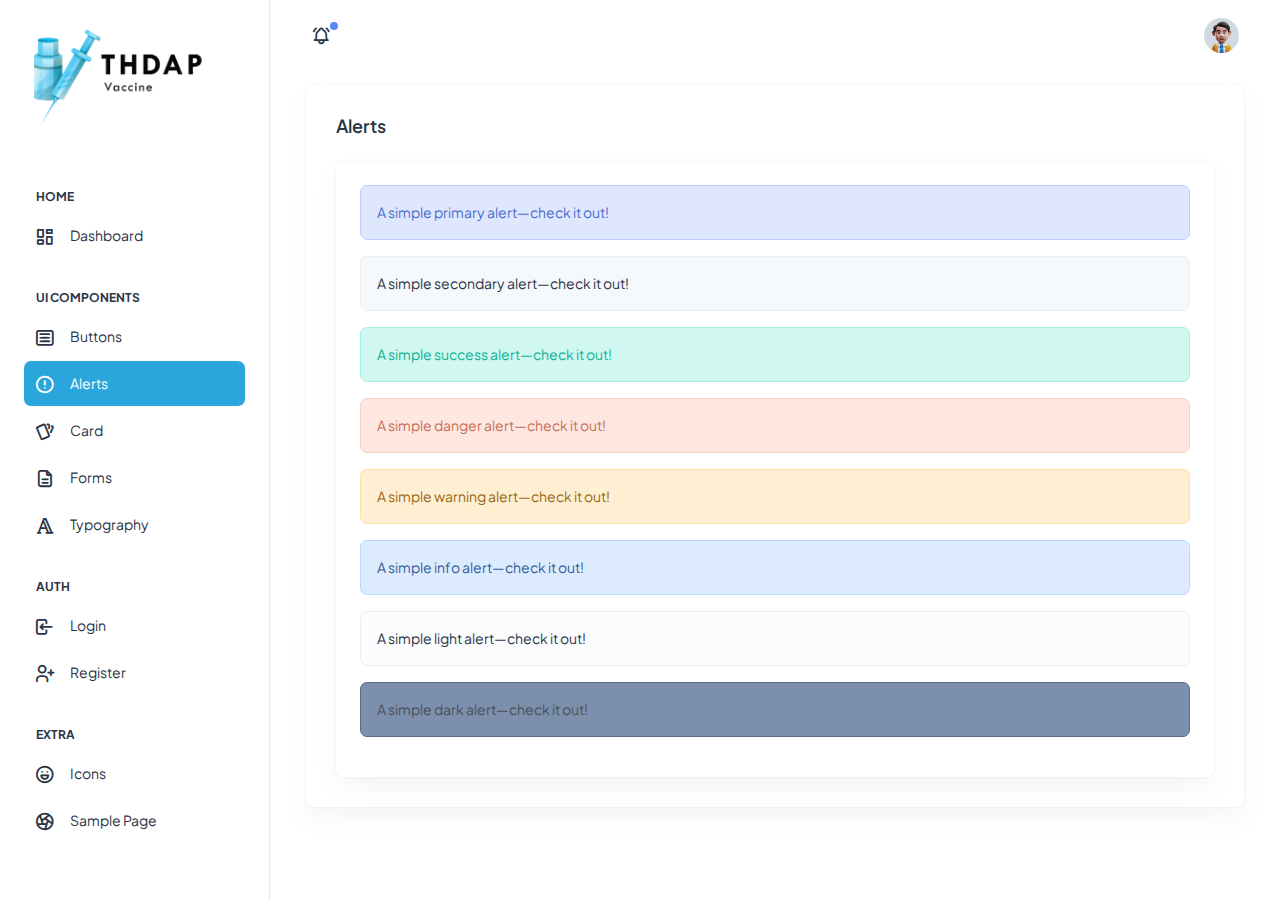
<file: src/html/ui-alerts.html>
<!doctype html>
<html lang="en">

<head>
  <meta charset="utf-8">
  <meta name="viewport" content="width=device-width, initial-scale=1">
  <title>THDAP</title>
  <link rel="shortcut icon" type="image/png" href="../assets/images/logos/favicon.png" />
  <link rel="stylesheet" href="../assets/css/styles.min.css" />
</head>

<body>
  <!--  Body Wrapper -->
  <div class="page-wrapper" id="main-wrapper" data-layout="vertical" data-navbarbg="skin6" data-sidebartype="full"
    data-sidebar-position="fixed" data-header-position="fixed">
    <!-- Sidebar Start -->
    <aside class="left-sidebar">
      <!-- Sidebar scroll-->
      <div>
        <div class="brand-logo d-flex align-items-center justify-content-between">
          <a href="./index.html" class="text-nowrap logo-img">
            <img src="../assets/images/logos/logo2.png" width="180" alt="">
          </a>
          <div class="close-btn d-xl-none d-block sidebartoggler cursor-pointer" id="sidebarCollapse">
            <i class="ti ti-x fs-8"></i>
          </div>
        </div>
        <!-- Sidebar navigation-->
        <nav class="sidebar-nav scroll-sidebar" data-simplebar="">
          <ul id="sidebarnav">
            <li class="nav-small-cap">
              <i class="ti ti-dots nav-small-cap-icon fs-4"></i>
              <span class="hide-menu">Home</span>
            </li>
            <li class="sidebar-item">
              <a class="sidebar-link" href="./index.html" aria-expanded="false">
                <span>
                  <i class="ti ti-layout-dashboard"></i>
                </span>
                <span class="hide-menu">Dashboard</span>
              </a>
            </li>
            <li class="nav-small-cap">
              <i class="ti ti-dots nav-small-cap-icon fs-4"></i>
              <span class="hide-menu">UI COMPONENTS</span>
            </li>
            <li class="sidebar-item">
              <a class="sidebar-link" href="./ui-buttons.html" aria-expanded="false">
                <span>
                  <i class="ti ti-article"></i>
                </span>
                <span class="hide-menu">Buttons</span>
              </a>
            </li>
            <li class="sidebar-item">
              <a class="sidebar-link" href="./ui-alerts.html" aria-expanded="false">
                <span>
                  <i class="ti ti-alert-circle"></i>
                </span>
                <span class="hide-menu">Alerts</span>
              </a>
            </li>
            <li class="sidebar-item">
              <a class="sidebar-link" href="./ui-card.html" aria-expanded="false">
                <span>
                  <i class="ti ti-cards"></i>
                </span>
                <span class="hide-menu">Card</span>
              </a>
            </li>
            <li class="sidebar-item">
              <a class="sidebar-link" href="./ui-forms.html" aria-expanded="false">
                <span>
                  <i class="ti ti-file-description"></i>
                </span>
                <span class="hide-menu">Forms</span>
              </a>
            </li>
            <li class="sidebar-item">
              <a class="sidebar-link" href="./ui-typography.html" aria-expanded="false">
                <span>
                  <i class="ti ti-typography"></i>
                </span>
                <span class="hide-menu">Typography</span>
              </a>
            </li>
            <li class="nav-small-cap">
              <i class="ti ti-dots nav-small-cap-icon fs-4"></i>
              <span class="hide-menu">AUTH</span>
            </li>
            <li class="sidebar-item">
              <a class="sidebar-link" href="./authentication-login.html" aria-expanded="false">
                <span>
                  <i class="ti ti-login"></i>
                </span>
                <span class="hide-menu">Login</span>
              </a>
            </li>
            <li class="sidebar-item">
              <a class="sidebar-link" href="./authentication-register.html" aria-expanded="false">
                <span>
                  <i class="ti ti-user-plus"></i>
                </span>
                <span class="hide-menu">Register</span>
              </a>
            </li>
            <li class="nav-small-cap">
              <i class="ti ti-dots nav-small-cap-icon fs-4"></i>
              <span class="hide-menu">EXTRA</span>
            </li>
            <li class="sidebar-item">
              <a class="sidebar-link" href="./icon-tabler.html" aria-expanded="false">
                <span>
                  <i class="ti ti-mood-happy"></i>
                </span>
                <span class="hide-menu">Icons</span>
              </a>
            </li>
            <li class="sidebar-item">
              <a class="sidebar-link" href="./sample-page.html" aria-expanded="false">
                <span>
                  <i class="ti ti-aperture"></i>
                </span>
                <span class="hide-menu">Sample Page</span>
              </a>
            </li>
          </ul>
          
        </nav>
        <!-- End Sidebar navigation -->
      </div>
      <!-- End Sidebar scroll-->
    </aside>
    <!--  Sidebar End -->
    <!--  Main wrapper -->
    <div class="body-wrapper">
      <!--  Header Start -->
      <header class="app-header">
        <nav class="navbar navbar-expand-lg navbar-light">
          <ul class="navbar-nav">
            <li class="nav-item d-block d-xl-none">
              <a class="nav-link sidebartoggler nav-icon-hover" id="headerCollapse" href="javascript:void(0)">
                <i class="ti ti-menu-2"></i>
              </a>
            </li>
            <li class="nav-item">
              <a class="nav-link nav-icon-hover" href="javascript:void(0)">
                <i class="ti ti-bell-ringing"></i>
                <div class="notification bg-primary rounded-circle"></div>
              </a>
            </li>
          </ul>
          <div class="navbar-collapse justify-content-end px-0" id="navbarNav">
            <ul class="navbar-nav flex-row ms-auto align-items-center justify-content-end">
              <li class="nav-item dropdown">
                <a class="nav-link nav-icon-hover" href="javascript:void(0)" id="drop2" data-bs-toggle="dropdown"
                  aria-expanded="false">
                  <img src="../assets/images/profile/user-1.jpg" alt="" width="35" height="35" class="rounded-circle">
                </a>
                <div class="dropdown-menu dropdown-menu-end dropdown-menu-animate-up" aria-labelledby="drop2">
                  <div class="message-body">
                    <a href="javascript:void(0)" class="d-flex align-items-center gap-2 dropdown-item">
                      <i class="ti ti-user fs-6"></i>
                      <p class="mb-0 fs-3">My Profile</p>
                    </a>
                    <a href="javascript:void(0)" class="d-flex align-items-center gap-2 dropdown-item">
                      <i class="ti ti-mail fs-6"></i>
                      <p class="mb-0 fs-3">My Account</p>
                    </a>
                    <a href="javascript:void(0)" class="d-flex align-items-center gap-2 dropdown-item">
                      <i class="ti ti-list-check fs-6"></i>
                      <p class="mb-0 fs-3">My Task</p>
                    </a>
                    <a href="./authentication-login.html" class="btn btn-outline-primary mx-3 mt-2 d-block">Logout</a>
                  </div>
                </div>
              </li>
            </ul>
          </div>
        </nav>
      </header>
      <!--  Header End -->
      <div class="container-fluid">
        <div class="container-fluid">
          <div class="card">
            <div class="card-body">
              <h5 class="card-title fw-semibold mb-4">Alerts</h5>
              <div class="card mb-0">
                <div class="card-body p-4">
                  <div class="alert alert-primary" role="alert">
                    A simple primary alert—check it out!
                  </div>
                  <div class="alert alert-secondary" role="alert">
                    A simple secondary alert—check it out!
                  </div>
                  <div class="alert alert-success" role="alert">
                    A simple success alert—check it out!
                  </div>
                  <div class="alert alert-danger" role="alert">
                    A simple danger alert—check it out!
                  </div>
                  <div class="alert alert-warning" role="alert">
                    A simple warning alert—check it out!
                  </div>
                  <div class="alert alert-info" role="alert">
                    A simple info alert—check it out!
                  </div>
                  <div class="alert alert-light" role="alert">
                    A simple light alert—check it out!
                  </div>
                  <div class="alert alert-dark" role="alert">
                    A simple dark alert—check it out!
                  </div>
                </div>
              </div>
            </div>
          </div>
        </div>
      </div>
    </div>
  </div>
  <script src="../assets/libs/jquery/dist/jquery.min.js"></script>
  <script src="../assets/libs/bootstrap/dist/js/bootstrap.bundle.min.js"></script>
  <script src="../assets/js/sidebarmenu.js"></script>
  <script src="../assets/js/app.min.js"></script>
  <script src="../assets/libs/simplebar/dist/simplebar.js"></script>
</body>

</html>
</file>
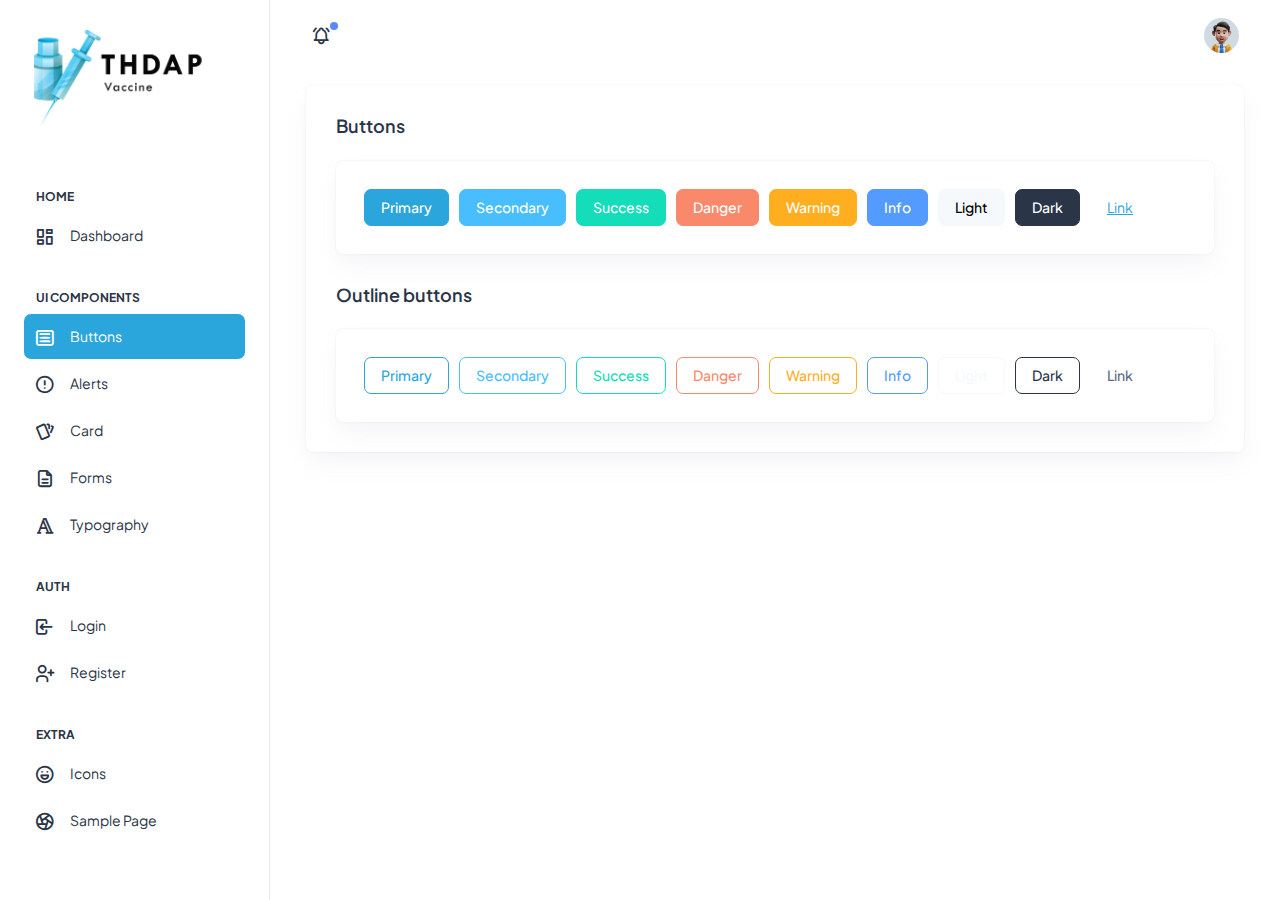
<file: src/html/ui-buttons.html>
<!doctype html>
<html lang="en">

<head>
  <meta charset="utf-8">
  <meta name="viewport" content="width=device-width, initial-scale=1">
  <title>THDAP</title>
  <link rel="shortcut icon" type="image/png" href="../assets/images/logos/favicon.png" />
  <link rel="stylesheet" href="../assets/css/styles.min.css" />
</head>

<body>
  <!--  Body Wrapper -->
  <div class="page-wrapper" id="main-wrapper" data-layout="vertical" data-navbarbg="skin6" data-sidebartype="full"
    data-sidebar-position="fixed" data-header-position="fixed">
    <!-- Sidebar Start -->
    <aside class="left-sidebar">
      <!-- Sidebar scroll-->
      <div>
        <div class="brand-logo d-flex align-items-center justify-content-between">
          <a href="./index.html" class="text-nowrap logo-img">
            <img src="../assets/images/logos/logo2.png" width="180" alt="">
          </a>
          <div class="close-btn d-xl-none d-block sidebartoggler cursor-pointer" id="sidebarCollapse">
            <i class="ti ti-x fs-8"></i>
          </div>
        </div>
        <!-- Sidebar navigation-->
        <nav class="sidebar-nav scroll-sidebar" data-simplebar="">
          <ul id="sidebarnav">
            <li class="nav-small-cap">
              <i class="ti ti-dots nav-small-cap-icon fs-4"></i>
              <span class="hide-menu">Home</span>
            </li>
            <li class="sidebar-item">
              <a class="sidebar-link" href="./index.html" aria-expanded="false">
                <span>
                  <i class="ti ti-layout-dashboard"></i>
                </span>
                <span class="hide-menu">Dashboard</span>
              </a>
            </li>
            <li class="nav-small-cap">
              <i class="ti ti-dots nav-small-cap-icon fs-4"></i>
              <span class="hide-menu">UI COMPONENTS</span>
            </li>
            <li class="sidebar-item">
              <a class="sidebar-link" href="./ui-buttons.html" aria-expanded="false">
                <span>
                  <i class="ti ti-article"></i>
                </span>
                <span class="hide-menu">Buttons</span>
              </a>
            </li>
            <li class="sidebar-item">
              <a class="sidebar-link" href="./ui-alerts.html" aria-expanded="false">
                <span>
                  <i class="ti ti-alert-circle"></i>
                </span>
                <span class="hide-menu">Alerts</span>
              </a>
            </li>
            <li class="sidebar-item">
              <a class="sidebar-link" href="./ui-card.html" aria-expanded="false">
                <span>
                  <i class="ti ti-cards"></i>
                </span>
                <span class="hide-menu">Card</span>
              </a>
            </li>
            <li class="sidebar-item">
              <a class="sidebar-link" href="./ui-forms.html" aria-expanded="false">
                <span>
                  <i class="ti ti-file-description"></i>
                </span>
                <span class="hide-menu">Forms</span>
              </a>
            </li>
            <li class="sidebar-item">
              <a class="sidebar-link" href="./ui-typography.html" aria-expanded="false">
                <span>
                  <i class="ti ti-typography"></i>
                </span>
                <span class="hide-menu">Typography</span>
              </a>
            </li>
            <li class="nav-small-cap">
              <i class="ti ti-dots nav-small-cap-icon fs-4"></i>
              <span class="hide-menu">AUTH</span>
            </li>
            <li class="sidebar-item">
              <a class="sidebar-link" href="./authentication-login.html" aria-expanded="false">
                <span>
                  <i class="ti ti-login"></i>
                </span>
                <span class="hide-menu">Login</span>
              </a>
            </li>
            <li class="sidebar-item">
              <a class="sidebar-link" href="./authentication-register.html" aria-expanded="false">
                <span>
                  <i class="ti ti-user-plus"></i>
                </span>
                <span class="hide-menu">Register</span>
              </a>
            </li>
            <li class="nav-small-cap">
              <i class="ti ti-dots nav-small-cap-icon fs-4"></i>
              <span class="hide-menu">EXTRA</span>
            </li>
            <li class="sidebar-item">
              <a class="sidebar-link" href="./icon-tabler.html" aria-expanded="false">
                <span>
                  <i class="ti ti-mood-happy"></i>
                </span>
                <span class="hide-menu">Icons</span>
              </a>
            </li>
            <li class="sidebar-item">
              <a class="sidebar-link" href="./sample-page.html" aria-expanded="false">
                <span>
                  <i class="ti ti-aperture"></i>
                </span>
                <span class="hide-menu">Sample Page</span>
              </a>
            </li>
          </ul>
          
        </nav>
        <!-- End Sidebar navigation -->
      </div>
      <!-- End Sidebar scroll-->
    </aside>
    <!--  Sidebar End -->
    <!--  Main wrapper -->
    <div class="body-wrapper">
      <!--  Header Start -->
      <header class="app-header">
        <nav class="navbar navbar-expand-lg navbar-light">
          <ul class="navbar-nav">
            <li class="nav-item d-block d-xl-none">
              <a class="nav-link sidebartoggler nav-icon-hover" id="headerCollapse" href="javascript:void(0)">
                <i class="ti ti-menu-2"></i>
              </a>
            </li>
            <li class="nav-item">
              <a class="nav-link nav-icon-hover" href="javascript:void(0)">
                <i class="ti ti-bell-ringing"></i>
                <div class="notification bg-primary rounded-circle"></div>
              </a>
            </li>
          </ul>
          <div class="navbar-collapse justify-content-end px-0" id="navbarNav">
            <ul class="navbar-nav flex-row ms-auto align-items-center justify-content-end">
              <li class="nav-item dropdown">
                <a class="nav-link nav-icon-hover" href="javascript:void(0)" id="drop2" data-bs-toggle="dropdown"
                  aria-expanded="false">
                  <img src="../assets/images/profile/user-1.jpg" alt="" width="35" height="35" class="rounded-circle">
                </a>
                <div class="dropdown-menu dropdown-menu-end dropdown-menu-animate-up" aria-labelledby="drop2">
                  <div class="message-body">
                    <a href="javascript:void(0)" class="d-flex align-items-center gap-2 dropdown-item">
                      <i class="ti ti-user fs-6"></i>
                      <p class="mb-0 fs-3">My Profile</p>
                    </a>
                    <a href="javascript:void(0)" class="d-flex align-items-center gap-2 dropdown-item">
                      <i class="ti ti-mail fs-6"></i>
                      <p class="mb-0 fs-3">My Account</p>
                    </a>
                    <a href="javascript:void(0)" class="d-flex align-items-center gap-2 dropdown-item">
                      <i class="ti ti-list-check fs-6"></i>
                      <p class="mb-0 fs-3">My Task</p>
                    </a>
                    <a href="./authentication-login.html" class="btn btn-outline-primary mx-3 mt-2 d-block">Logout</a>
                  </div>
                </div>
              </li>
            </ul>
          </div>
        </nav>
      </header>
      <!--  Header End -->
      <div class="container-fluid">
        <div class="container-fluid">
          <div class="card">
            <div class="card-body">
              <h5 class="card-title fw-semibold mb-4">Buttons</h5>
              <div class="card">
                <div class="card-body p-4">
                  <button type="button" class="btn btn-primary m-1">Primary</button>
                  <button type="button" class="btn btn-secondary m-1">Secondary</button>
                  <button type="button" class="btn btn-success m-1">Success</button>
                  <button type="button" class="btn btn-danger m-1">Danger</button>
                  <button type="button" class="btn btn-warning m-1">Warning</button>
                  <button type="button" class="btn btn-info m-1">Info</button>
                  <button type="button" class="btn btn-light m-1">Light</button>
                  <button type="button" class="btn btn-dark m-1">Dark</button>
                  <button type="button" class="btn btn-link m-1">Link</button>
                </div>
              </div>
              <h5 class="card-title fw-semibold mb-4">Outline buttons</h5>
              <div class="card mb-0">
                <div class="card-body p-4">
                  <button type="button" class="btn btn-outline-primary m-1">Primary</button>
                  <button type="button" class="btn btn-outline-secondary m-1">Secondary</button>
                  <button type="button" class="btn btn-outline-success m-1">Success</button>
                  <button type="button" class="btn btn-outline-danger m-1">Danger</button>
                  <button type="button" class="btn btn-outline-warning m-1">Warning</button>
                  <button type="button" class="btn btn-outline-info m-1">Info</button>
                  <button type="button" class="btn btn-outline-light m-1">Light</button>
                  <button type="button" class="btn btn-outline-dark m-1">Dark</button>
                  <button type="button" class="btn btn-outline-link m-1">Link</button>
                </div>
              </div>
            </div>
          </div>
        </div>
      </div>
    </div>
  </div>
  <script src="../assets/libs/jquery/dist/jquery.min.js"></script>
  <script src="../assets/libs/bootstrap/dist/js/bootstrap.bundle.min.js"></script>
  <script src="../assets/js/sidebarmenu.js"></script>
  <script src="../assets/js/app.min.js"></script>
  <script src="../assets/libs/simplebar/dist/simplebar.js"></script>
</body>

</html>
</file>
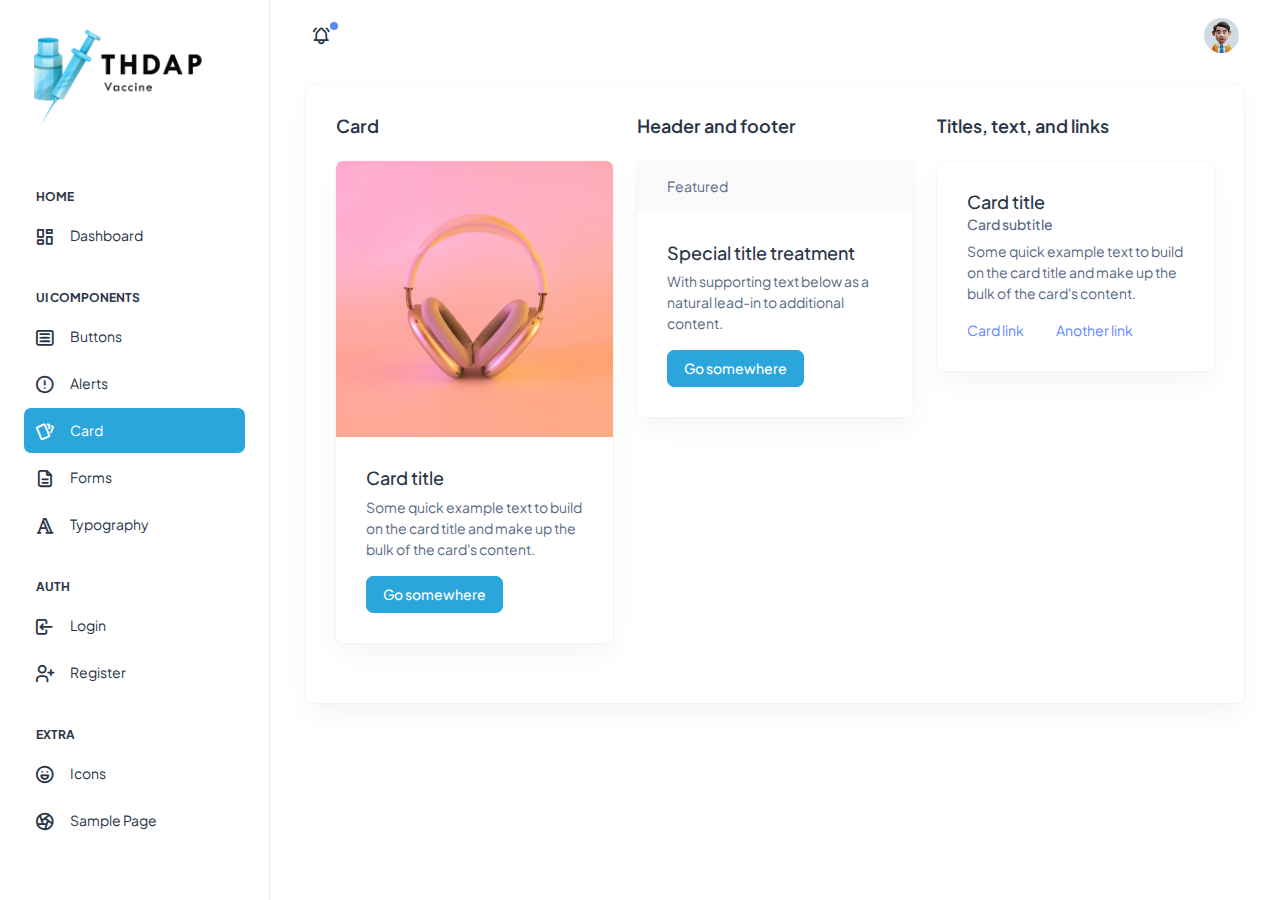
<file: src/html/ui-card.html>
<!doctype html>
<html lang="en">

<head>
  <meta charset="utf-8">
  <meta name="viewport" content="width=device-width, initial-scale=1">
  <title>THDAP</title>
  <link rel="shortcut icon" type="image/png" href="../assets/images/logos/favicon.png" />
  <link rel="stylesheet" href="../assets/css/styles.min.css" />
</head>

<body>
  <!--  Body Wrapper -->
  <div class="page-wrapper" id="main-wrapper" data-layout="vertical" data-navbarbg="skin6" data-sidebartype="full"
    data-sidebar-position="fixed" data-header-position="fixed">
    <!-- Sidebar Start -->
    <aside class="left-sidebar">
      <!-- Sidebar scroll-->
      <div>
        <div class="brand-logo d-flex align-items-center justify-content-between">
          <a href="./index.html" class="text-nowrap logo-img">
            <img src="../assets/images/logos/logo2.png" width="180" alt="">
          </a>
          <div class="close-btn d-xl-none d-block sidebartoggler cursor-pointer" id="sidebarCollapse">
            <i class="ti ti-x fs-8"></i>
          </div>
        </div>
        <!-- Sidebar navigation-->
        <nav class="sidebar-nav scroll-sidebar" data-simplebar="">
          <ul id="sidebarnav">
            <li class="nav-small-cap">
              <i class="ti ti-dots nav-small-cap-icon fs-4"></i>
              <span class="hide-menu">Home</span>
            </li>
            <li class="sidebar-item">
              <a class="sidebar-link" href="./index.html" aria-expanded="false">
                <span>
                  <i class="ti ti-layout-dashboard"></i>
                </span>
                <span class="hide-menu">Dashboard</span>
              </a>
            </li>
            <li class="nav-small-cap">
              <i class="ti ti-dots nav-small-cap-icon fs-4"></i>
              <span class="hide-menu">UI COMPONENTS</span>
            </li>
            <li class="sidebar-item">
              <a class="sidebar-link" href="./ui-buttons.html" aria-expanded="false">
                <span>
                  <i class="ti ti-article"></i>
                </span>
                <span class="hide-menu">Buttons</span>
              </a>
            </li>
            <li class="sidebar-item">
              <a class="sidebar-link" href="./ui-alerts.html" aria-expanded="false">
                <span>
                  <i class="ti ti-alert-circle"></i>
                </span>
                <span class="hide-menu">Alerts</span>
              </a>
            </li>
            <li class="sidebar-item">
              <a class="sidebar-link" href="./ui-card.html" aria-expanded="false">
                <span>
                  <i class="ti ti-cards"></i>
                </span>
                <span class="hide-menu">Card</span>
              </a>
            </li>
            <li class="sidebar-item">
              <a class="sidebar-link" href="./ui-forms.html" aria-expanded="false">
                <span>
                  <i class="ti ti-file-description"></i>
                </span>
                <span class="hide-menu">Forms</span>
              </a>
            </li>
            <li class="sidebar-item">
              <a class="sidebar-link" href="./ui-typography.html" aria-expanded="false">
                <span>
                  <i class="ti ti-typography"></i>
                </span>
                <span class="hide-menu">Typography</span>
              </a>
            </li>
            <li class="nav-small-cap">
              <i class="ti ti-dots nav-small-cap-icon fs-4"></i>
              <span class="hide-menu">AUTH</span>
            </li>
            <li class="sidebar-item">
              <a class="sidebar-link" href="./authentication-login.html" aria-expanded="false">
                <span>
                  <i class="ti ti-login"></i>
                </span>
                <span class="hide-menu">Login</span>
              </a>
            </li>
            <li class="sidebar-item">
              <a class="sidebar-link" href="./authentication-register.html" aria-expanded="false">
                <span>
                  <i class="ti ti-user-plus"></i>
                </span>
                <span class="hide-menu">Register</span>
              </a>
            </li>
            <li class="nav-small-cap">
              <i class="ti ti-dots nav-small-cap-icon fs-4"></i>
              <span class="hide-menu">EXTRA</span>
            </li>
            <li class="sidebar-item">
              <a class="sidebar-link" href="./icon-tabler.html" aria-expanded="false">
                <span>
                  <i class="ti ti-mood-happy"></i>
                </span>
                <span class="hide-menu">Icons</span>
              </a>
            </li>
            <li class="sidebar-item">
              <a class="sidebar-link" href="./sample-page.html" aria-expanded="false">
                <span>
                  <i class="ti ti-aperture"></i>
                </span>
                <span class="hide-menu">Sample Page</span>
              </a>
            </li>
          </ul>
          
        </nav>
        <!-- End Sidebar navigation -->
      </div>
      <!-- End Sidebar scroll-->
    </aside>
    <!--  Sidebar End -->
    <!--  Main wrapper -->
    <div class="body-wrapper">
      <!--  Header Start -->
      <header class="app-header">
        <nav class="navbar navbar-expand-lg navbar-light">
          <ul class="navbar-nav">
            <li class="nav-item d-block d-xl-none">
              <a class="nav-link sidebartoggler nav-icon-hover" id="headerCollapse" href="javascript:void(0)">
                <i class="ti ti-menu-2"></i>
              </a>
            </li>
            <li class="nav-item">
              <a class="nav-link nav-icon-hover" href="javascript:void(0)">
                <i class="ti ti-bell-ringing"></i>
                <div class="notification bg-primary rounded-circle"></div>
              </a>
            </li>
          </ul>
          <div class="navbar-collapse justify-content-end px-0" id="navbarNav">
            <ul class="navbar-nav flex-row ms-auto align-items-center justify-content-end">
              <li class="nav-item dropdown">
                <a class="nav-link nav-icon-hover" href="javascript:void(0)" id="drop2" data-bs-toggle="dropdown"
                  aria-expanded="false">
                  <img src="../assets/images/profile/user-1.jpg" alt="" width="35" height="35" class="rounded-circle">
                </a>
                <div class="dropdown-menu dropdown-menu-end dropdown-menu-animate-up" aria-labelledby="drop2">
                  <div class="message-body">
                    <a href="javascript:void(0)" class="d-flex align-items-center gap-2 dropdown-item">
                      <i class="ti ti-user fs-6"></i>
                      <p class="mb-0 fs-3">My Profile</p>
                    </a>
                    <a href="javascript:void(0)" class="d-flex align-items-center gap-2 dropdown-item">
                      <i class="ti ti-mail fs-6"></i>
                      <p class="mb-0 fs-3">My Account</p>
                    </a>
                    <a href="javascript:void(0)" class="d-flex align-items-center gap-2 dropdown-item">
                      <i class="ti ti-list-check fs-6"></i>
                      <p class="mb-0 fs-3">My Task</p>
                    </a>
                    <a href="./authentication-login.html" class="btn btn-outline-primary mx-3 mt-2 d-block">Logout</a>
                  </div>
                </div>
              </li>
            </ul>
          </div>
        </nav>
      </header>
      <!--  Header End -->
      <div class="container-fluid">
        <div class="container-fluid">
          <div class="card">
            <div class="card-body">
              <div class="row">
                <div class="col-md-4">
                  <h5 class="card-title fw-semibold mb-4">Card</h5>
                  <div class="card">
                    <img src="../assets/images/products/s4.jpg" class="card-img-top" alt="...">
                    <div class="card-body">
                      <h5 class="card-title">Card title</h5>
                      <p class="card-text">Some quick example text to build on the card title and make up the bulk of
                        the
                        card's content.</p>
                      <a href="#" class="btn btn-primary">Go somewhere</a>
                    </div>
                  </div>
                </div>
                <div class="col-md-4">
                  <h5 class="card-title fw-semibold mb-4">Header and footer</h5>
                  <div class="card">
                    <div class="card-header">
                      Featured
                    </div>
                    <div class="card-body">
                      <h5 class="card-title">Special title treatment</h5>
                      <p class="card-text">With supporting text below as a natural lead-in to additional content.</p>
                      <a href="#" class="btn btn-primary">Go somewhere</a>
                    </div>
                  </div>
                </div>
                <div class="col-md-4">
                  <h5 class="card-title fw-semibold mb-4">Titles, text, and links</h5>
                  <div class="card">
                    <div class="card-body">
                      <h5 class="card-title">Card title</h5>
                      <h6 class="card-subtitle mb-2 text-muted">Card subtitle</h6>
                      <p class="card-text">Some quick example text to build on the card title and make up the bulk of
                        the
                        card's content.</p>
                      <a href="#" class="card-link">Card link</a>
                      <a href="#" class="card-link">Another link</a>
                    </div>
                  </div>
                </div>
              </div>
            </div>
          </div>
        </div>
      </div>
    </div>
  </div>
  <script src="../assets/libs/jquery/dist/jquery.min.js"></script>
  <script src="../assets/libs/bootstrap/dist/js/bootstrap.bundle.min.js"></script>
  <script src="../assets/js/sidebarmenu.js"></script>
  <script src="../assets/js/app.min.js"></script>
  <script src="../assets/libs/simplebar/dist/simplebar.js"></script>
</body>

</html>
</file>
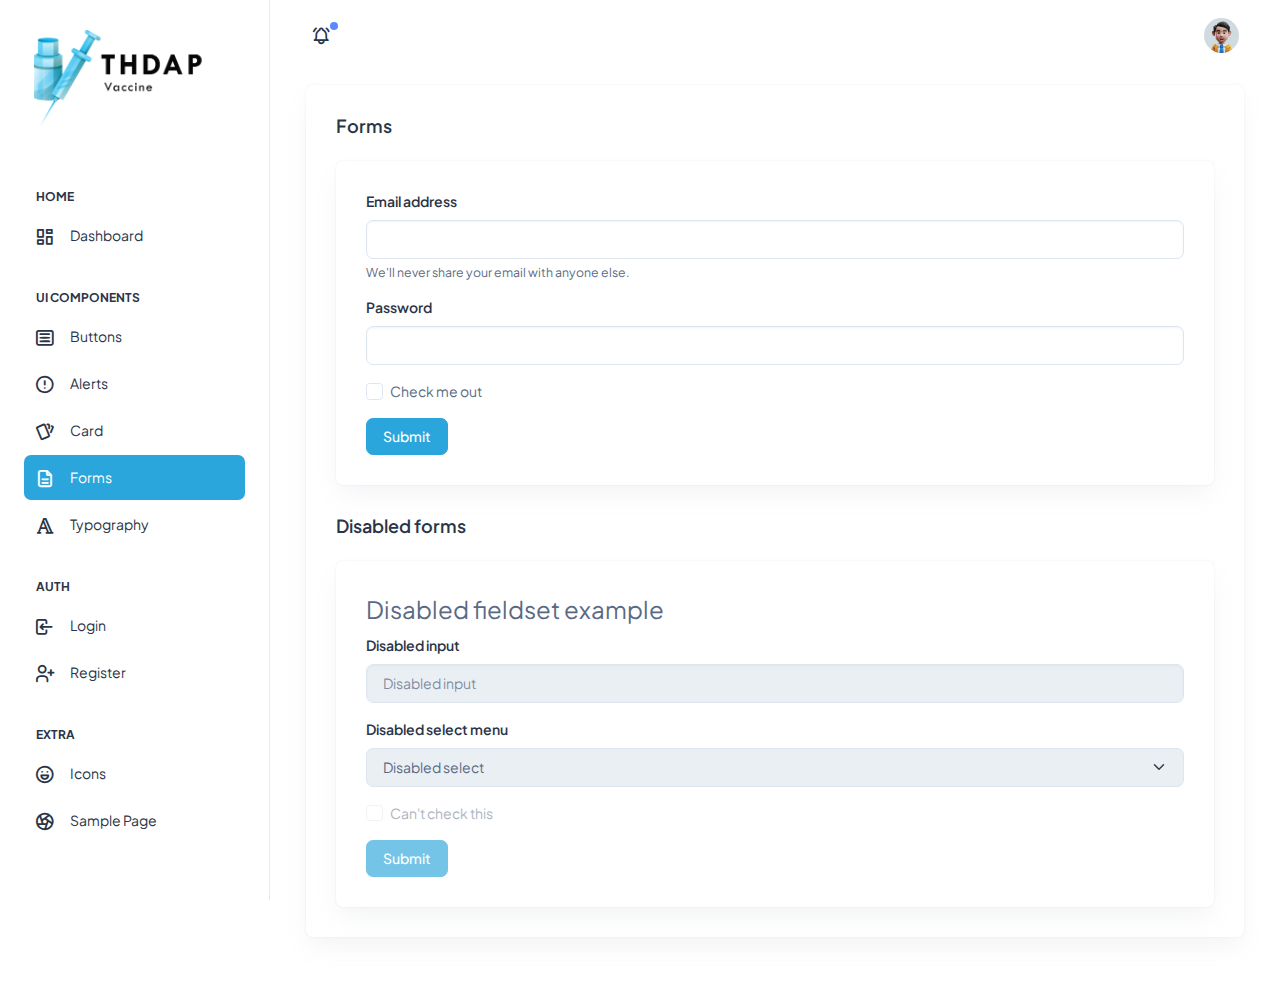
<file: src/html/ui-forms.html>
<!doctype html>
<html lang="en">

<head>
  <meta charset="utf-8">
  <meta name="viewport" content="width=device-width, initial-scale=1">
  <title>THDAP</title>
  <link rel="shortcut icon" type="image/png" href="../assets/images/logos/favicon.png" />
  <link rel="stylesheet" href="../assets/css/styles.min.css" />
</head>

<body>
  <!--  Body Wrapper -->
  <div class="page-wrapper" id="main-wrapper" data-layout="vertical" data-navbarbg="skin6" data-sidebartype="full"
    data-sidebar-position="fixed" data-header-position="fixed">
    <!-- Sidebar Start -->
    <aside class="left-sidebar">
      <!-- Sidebar scroll-->
      <div>
        <div class="brand-logo d-flex align-items-center justify-content-between">
          <a href="./index.html" class="text-nowrap logo-img">
            <img src="../assets/images/logos/logo2.png" width="180" alt="">
          </a>
          <div class="close-btn d-xl-none d-block sidebartoggler cursor-pointer" id="sidebarCollapse">
            <i class="ti ti-x fs-8"></i>
          </div>
        </div>
        <!-- Sidebar navigation-->
        <nav class="sidebar-nav scroll-sidebar" data-simplebar="">
          <ul id="sidebarnav">
            <li class="nav-small-cap">
              <i class="ti ti-dots nav-small-cap-icon fs-4"></i>
              <span class="hide-menu">Home</span>
            </li>
            <li class="sidebar-item">
              <a class="sidebar-link" href="./index.html" aria-expanded="false">
                <span>
                  <i class="ti ti-layout-dashboard"></i>
                </span>
                <span class="hide-menu">Dashboard</span>
              </a>
            </li>
            <li class="nav-small-cap">
              <i class="ti ti-dots nav-small-cap-icon fs-4"></i>
              <span class="hide-menu">UI COMPONENTS</span>
            </li>
            <li class="sidebar-item">
              <a class="sidebar-link" href="./ui-buttons.html" aria-expanded="false">
                <span>
                  <i class="ti ti-article"></i>
                </span>
                <span class="hide-menu">Buttons</span>
              </a>
            </li>
            <li class="sidebar-item">
              <a class="sidebar-link" href="./ui-alerts.html" aria-expanded="false">
                <span>
                  <i class="ti ti-alert-circle"></i>
                </span>
                <span class="hide-menu">Alerts</span>
              </a>
            </li>
            <li class="sidebar-item">
              <a class="sidebar-link" href="./ui-card.html" aria-expanded="false">
                <span>
                  <i class="ti ti-cards"></i>
                </span>
                <span class="hide-menu">Card</span>
              </a>
            </li>
            <li class="sidebar-item">
              <a class="sidebar-link" href="./ui-forms.html" aria-expanded="false">
                <span>
                  <i class="ti ti-file-description"></i>
                </span>
                <span class="hide-menu">Forms</span>
              </a>
            </li>
            <li class="sidebar-item">
              <a class="sidebar-link" href="./ui-typography.html" aria-expanded="false">
                <span>
                  <i class="ti ti-typography"></i>
                </span>
                <span class="hide-menu">Typography</span>
              </a>
            </li>
            <li class="nav-small-cap">
              <i class="ti ti-dots nav-small-cap-icon fs-4"></i>
              <span class="hide-menu">AUTH</span>
            </li>
            <li class="sidebar-item">
              <a class="sidebar-link" href="./authentication-login.html" aria-expanded="false">
                <span>
                  <i class="ti ti-login"></i>
                </span>
                <span class="hide-menu">Login</span>
              </a>
            </li>
            <li class="sidebar-item">
              <a class="sidebar-link" href="./authentication-register.html" aria-expanded="false">
                <span>
                  <i class="ti ti-user-plus"></i>
                </span>
                <span class="hide-menu">Register</span>
              </a>
            </li>
            <li class="nav-small-cap">
              <i class="ti ti-dots nav-small-cap-icon fs-4"></i>
              <span class="hide-menu">EXTRA</span>
            </li>
            <li class="sidebar-item">
              <a class="sidebar-link" href="./icon-tabler.html" aria-expanded="false">
                <span>
                  <i class="ti ti-mood-happy"></i>
                </span>
                <span class="hide-menu">Icons</span>
              </a>
            </li>
            <li class="sidebar-item">
              <a class="sidebar-link" href="./sample-page.html" aria-expanded="false">
                <span>
                  <i class="ti ti-aperture"></i>
                </span>
                <span class="hide-menu">Sample Page</span>
              </a>
            </li>
          </ul>
          
        </nav>
        <!-- End Sidebar navigation -->
      </div>
      <!-- End Sidebar scroll-->
    </aside>
    <!--  Sidebar End -->
    <!--  Main wrapper -->
    <div class="body-wrapper">
      <!--  Header Start -->
      <header class="app-header">
        <nav class="navbar navbar-expand-lg navbar-light">
          <ul class="navbar-nav">
            <li class="nav-item d-block d-xl-none">
              <a class="nav-link sidebartoggler nav-icon-hover" id="headerCollapse" href="javascript:void(0)">
                <i class="ti ti-menu-2"></i>
              </a>
            </li>
            <li class="nav-item">
              <a class="nav-link nav-icon-hover" href="javascript:void(0)">
                <i class="ti ti-bell-ringing"></i>
                <div class="notification bg-primary rounded-circle"></div>
              </a>
            </li>
          </ul>
          <div class="navbar-collapse justify-content-end px-0" id="navbarNav">
            <ul class="navbar-nav flex-row ms-auto align-items-center justify-content-end">
              <li class="nav-item dropdown">
                <a class="nav-link nav-icon-hover" href="javascript:void(0)" id="drop2" data-bs-toggle="dropdown"
                  aria-expanded="false">
                  <img src="../assets/images/profile/user-1.jpg" alt="" width="35" height="35" class="rounded-circle">
                </a>
                <div class="dropdown-menu dropdown-menu-end dropdown-menu-animate-up" aria-labelledby="drop2">
                  <div class="message-body">
                    <a href="javascript:void(0)" class="d-flex align-items-center gap-2 dropdown-item">
                      <i class="ti ti-user fs-6"></i>
                      <p class="mb-0 fs-3">My Profile</p>
                    </a>
                    <a href="javascript:void(0)" class="d-flex align-items-center gap-2 dropdown-item">
                      <i class="ti ti-mail fs-6"></i>
                      <p class="mb-0 fs-3">My Account</p>
                    </a>
                    <a href="javascript:void(0)" class="d-flex align-items-center gap-2 dropdown-item">
                      <i class="ti ti-list-check fs-6"></i>
                      <p class="mb-0 fs-3">My Task</p>
                    </a>
                    <a href="./authentication-login.html" class="btn btn-outline-primary mx-3 mt-2 d-block">Logout</a>
                  </div>
                </div>
              </li>
            </ul>
          </div>
        </nav>
      </header>
      <!--  Header End -->
      <div class="container-fluid">
        <div class="container-fluid">
          <div class="card">
            <div class="card-body">
              <h5 class="card-title fw-semibold mb-4">Forms</h5>
              <div class="card">
                <div class="card-body">
                  <form>
                    <div class="mb-3">
                      <label for="exampleInputEmail1" class="form-label">Email address</label>
                      <input type="email" class="form-control" id="exampleInputEmail1" aria-describedby="emailHelp">
                      <div id="emailHelp" class="form-text">We'll never share your email with anyone else.</div>
                    </div>
                    <div class="mb-3">
                      <label for="exampleInputPassword1" class="form-label">Password</label>
                      <input type="password" class="form-control" id="exampleInputPassword1">
                    </div>
                    <div class="mb-3 form-check">
                      <input type="checkbox" class="form-check-input" id="exampleCheck1">
                      <label class="form-check-label" for="exampleCheck1">Check me out</label>
                    </div>
                    <button type="submit" class="btn btn-primary">Submit</button>
                  </form>
                </div>
              </div>
              <h5 class="card-title fw-semibold mb-4">Disabled forms</h5>
              <div class="card mb-0">
                <div class="card-body">
                  <form>
                    <fieldset disabled>
                      <legend>Disabled fieldset example</legend>
                      <div class="mb-3">
                        <label for="disabledTextInput" class="form-label">Disabled input</label>
                        <input type="text" id="disabledTextInput" class="form-control" placeholder="Disabled input">
                      </div>
                      <div class="mb-3">
                        <label for="disabledSelect" class="form-label">Disabled select menu</label>
                        <select id="disabledSelect" class="form-select">
                          <option>Disabled select</option>
                        </select>
                      </div>
                      <div class="mb-3">
                        <div class="form-check">
                          <input class="form-check-input" type="checkbox" id="disabledFieldsetCheck" disabled>
                          <label class="form-check-label" for="disabledFieldsetCheck">
                            Can't check this
                          </label>
                        </div>
                      </div>
                      <button type="submit" class="btn btn-primary">Submit</button>
                    </fieldset>
                  </form>
                </div>
              </div>
            </div>
          </div>
        </div>
      </div>
    </div>
  </div>
  <script src="../assets/libs/jquery/dist/jquery.min.js"></script>
  <script src="../assets/libs/bootstrap/dist/js/bootstrap.bundle.min.js"></script>
  <script src="../assets/js/sidebarmenu.js"></script>
  <script src="../assets/js/app.min.js"></script>
  <script src="../assets/libs/simplebar/dist/simplebar.js"></script>
</body>

</html>
</file>
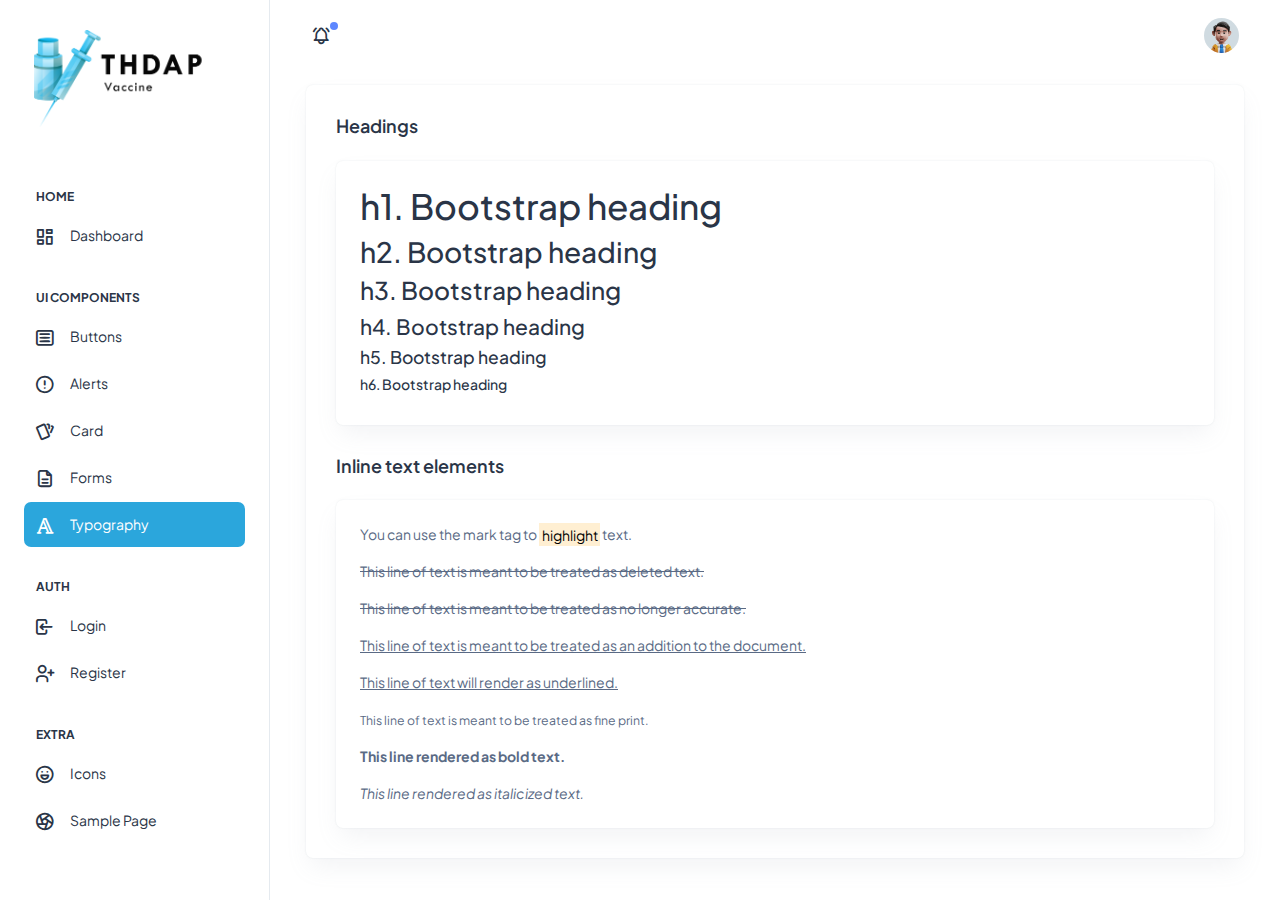
<file: src/html/ui-typography.html>
<!doctype html>
<html lang="en">

<head>
  <meta charset="utf-8">
  <meta name="viewport" content="width=device-width, initial-scale=1">
  <title>THDAP</title>
  <link rel="shortcut icon" type="image/png" href="../assets/images/logos/favicon.png" />
  <link rel="stylesheet" href="../assets/css/styles.min.css" />
</head>

<body>
  <!--  Body Wrapper -->
  <div class="page-wrapper" id="main-wrapper" data-layout="vertical" data-navbarbg="skin6" data-sidebartype="full"
    data-sidebar-position="fixed" data-header-position="fixed">
    <!-- Sidebar Start -->
    <aside class="left-sidebar">
      <!-- Sidebar scroll-->
      <div>
        <div class="brand-logo d-flex align-items-center justify-content-between">
          <a href="./index.html" class="text-nowrap logo-img">
            <img src="../assets/images/logos/logo2.png" width="180" alt="">
          </a>
          <div class="close-btn d-xl-none d-block sidebartoggler cursor-pointer" id="sidebarCollapse">
            <i class="ti ti-x fs-8"></i>
          </div>
        </div>
        <!-- Sidebar navigation-->
        <nav class="sidebar-nav scroll-sidebar" data-simplebar="">
          <ul id="sidebarnav">
            <li class="nav-small-cap">
              <i class="ti ti-dots nav-small-cap-icon fs-4"></i>
              <span class="hide-menu">Home</span>
            </li>
            <li class="sidebar-item">
              <a class="sidebar-link" href="./index.html" aria-expanded="false">
                <span>
                  <i class="ti ti-layout-dashboard"></i>
                </span>
                <span class="hide-menu">Dashboard</span>
              </a>
            </li>
            <li class="nav-small-cap">
              <i class="ti ti-dots nav-small-cap-icon fs-4"></i>
              <span class="hide-menu">UI COMPONENTS</span>
            </li>
            <li class="sidebar-item">
              <a class="sidebar-link" href="./ui-buttons.html" aria-expanded="false">
                <span>
                  <i class="ti ti-article"></i>
                </span>
                <span class="hide-menu">Buttons</span>
              </a>
            </li>
            <li class="sidebar-item">
              <a class="sidebar-link" href="./ui-alerts.html" aria-expanded="false">
                <span>
                  <i class="ti ti-alert-circle"></i>
                </span>
                <span class="hide-menu">Alerts</span>
              </a>
            </li>
            <li class="sidebar-item">
              <a class="sidebar-link" href="./ui-card.html" aria-expanded="false">
                <span>
                  <i class="ti ti-cards"></i>
                </span>
                <span class="hide-menu">Card</span>
              </a>
            </li>
            <li class="sidebar-item">
              <a class="sidebar-link" href="./ui-forms.html" aria-expanded="false">
                <span>
                  <i class="ti ti-file-description"></i>
                </span>
                <span class="hide-menu">Forms</span>
              </a>
            </li>
            <li class="sidebar-item">
              <a class="sidebar-link" href="./ui-typography.html" aria-expanded="false">
                <span>
                  <i class="ti ti-typography"></i>
                </span>
                <span class="hide-menu">Typography</span>
              </a>
            </li>
            <li class="nav-small-cap">
              <i class="ti ti-dots nav-small-cap-icon fs-4"></i>
              <span class="hide-menu">AUTH</span>
            </li>
            <li class="sidebar-item">
              <a class="sidebar-link" href="./authentication-login.html" aria-expanded="false">
                <span>
                  <i class="ti ti-login"></i>
                </span>
                <span class="hide-menu">Login</span>
              </a>
            </li>
            <li class="sidebar-item">
              <a class="sidebar-link" href="./authentication-register.html" aria-expanded="false">
                <span>
                  <i class="ti ti-user-plus"></i>
                </span>
                <span class="hide-menu">Register</span>
              </a>
            </li>
            <li class="nav-small-cap">
              <i class="ti ti-dots nav-small-cap-icon fs-4"></i>
              <span class="hide-menu">EXTRA</span>
            </li>
            <li class="sidebar-item">
              <a class="sidebar-link" href="./icon-tabler.html" aria-expanded="false">
                <span>
                  <i class="ti ti-mood-happy"></i>
                </span>
                <span class="hide-menu">Icons</span>
              </a>
            </li>
            <li class="sidebar-item">
              <a class="sidebar-link" href="./sample-page.html" aria-expanded="false">
                <span>
                  <i class="ti ti-aperture"></i>
                </span>
                <span class="hide-menu">Sample Page</span>
              </a>
            </li>
          </ul>
          
        </nav>
        <!-- End Sidebar navigation -->
      </div>
      <!-- End Sidebar scroll-->
    </aside>
    <!--  Sidebar End -->
    <!--  Main wrapper -->
    <div class="body-wrapper">
      <!--  Header Start -->
      <header class="app-header">
        <nav class="navbar navbar-expand-lg navbar-light">
          <ul class="navbar-nav">
            <li class="nav-item d-block d-xl-none">
              <a class="nav-link sidebartoggler nav-icon-hover" id="headerCollapse" href="javascript:void(0)">
                <i class="ti ti-menu-2"></i>
              </a>
            </li>
            <li class="nav-item">
              <a class="nav-link nav-icon-hover" href="javascript:void(0)">
                <i class="ti ti-bell-ringing"></i>
                <div class="notification bg-primary rounded-circle"></div>
              </a>
            </li>
          </ul>
          <div class="navbar-collapse justify-content-end px-0" id="navbarNav">
            <ul class="navbar-nav flex-row ms-auto align-items-center justify-content-end">
              <li class="nav-item dropdown">
                <a class="nav-link nav-icon-hover" href="javascript:void(0)" id="drop2" data-bs-toggle="dropdown"
                  aria-expanded="false">
                  <img src="../assets/images/profile/user-1.jpg" alt="" width="35" height="35" class="rounded-circle">
                </a>
                <div class="dropdown-menu dropdown-menu-end dropdown-menu-animate-up" aria-labelledby="drop2">
                  <div class="message-body">
                    <a href="javascript:void(0)" class="d-flex align-items-center gap-2 dropdown-item">
                      <i class="ti ti-user fs-6"></i>
                      <p class="mb-0 fs-3">My Profile</p>
                    </a>
                    <a href="javascript:void(0)" class="d-flex align-items-center gap-2 dropdown-item">
                      <i class="ti ti-mail fs-6"></i>
                      <p class="mb-0 fs-3">My Account</p>
                    </a>
                    <a href="javascript:void(0)" class="d-flex align-items-center gap-2 dropdown-item">
                      <i class="ti ti-list-check fs-6"></i>
                      <p class="mb-0 fs-3">My Task</p>
                    </a>
                    <a href="./authentication-login.html" class="btn btn-outline-primary mx-3 mt-2 d-block">Logout</a>
                  </div>
                </div>
              </li>
            </ul>
          </div>
        </nav>
      </header>
      <!--  Header End -->
      <div class="container-fluid">
        <div class="container-fluid">
          <div class="card">
            <div class="card-body">
              <h5 class="card-title fw-semibold mb-4">Headings</h5>
              <div class="card">
                <div class="card-body p-4">
                  <h1>h1. Bootstrap heading</h1>
                  <h2>h2. Bootstrap heading</h2>
                  <h3>h3. Bootstrap heading</h3>
                  <h4>h4. Bootstrap heading</h4>
                  <h5>h5. Bootstrap heading</h5>
                  <h6>h6. Bootstrap heading</h6>
                </div>
              </div>
              <h5 class="card-title fw-semibold mb-4">Inline text elements</h5>
              <div class="card mb-0">
                <div class="card-body p-4">
                  <p>You can use the mark tag to <mark>highlight</mark> text.</p>
                  <p><del>This line of text is meant to be treated as deleted text.</del></p>
                  <p><s>This line of text is meant to be treated as no longer accurate.</s></p>
                  <p><ins>This line of text is meant to be treated as an addition to the document.</ins></p>
                  <p><u>This line of text will render as underlined.</u></p>
                  <p><small>This line of text is meant to be treated as fine print.</small></p>
                  <p><strong>This line rendered as bold text.</strong></p>
                  <p class="mb-0"><em>This line rendered as italicized text.</em></p>
                </div>
              </div>
            </div>
          </div>
        </div>
      </div>
    </div>
  </div>
  <script src="../assets/libs/jquery/dist/jquery.min.js"></script>
  <script src="../assets/libs/bootstrap/dist/js/bootstrap.bundle.min.js"></script>
  <script src="../assets/js/sidebarmenu.js"></script>
  <script src="../assets/js/app.min.js"></script>
  <script src="../assets/libs/simplebar/dist/simplebar.js"></script>
</body>

</html>
</file>
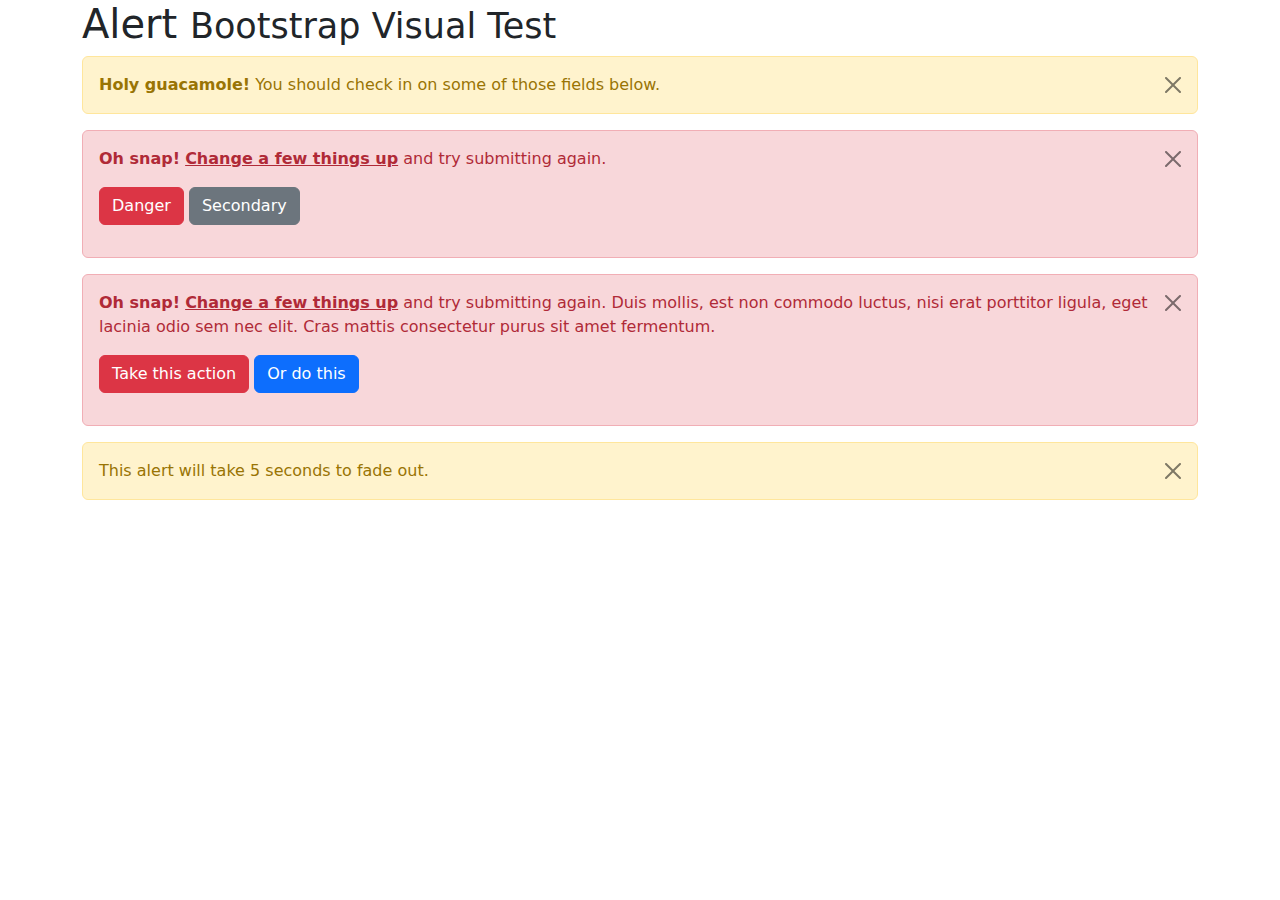
<file: src/assets/libs/bootstrap/js/tests/visual/alert.html>
<!doctype html>
<html lang="en">
  <head>
    <meta charset="utf-8">
    <meta name="viewport" content="width=device-width, initial-scale=1">
    <link href="../../../dist/css/bootstrap.min.css" rel="stylesheet">
    <title>Alert</title>
  </head>
  <body>
    <div class="container">
      <h1>Alert <small>Bootstrap Visual Test</small></h1>

      <div class="alert alert-warning alert-dismissible fade show" role="alert">
        <button type="button" class="btn-close" data-bs-dismiss="alert" aria-label="Close"></button>
        <strong>Holy guacamole!</strong> You should check in on some of those fields below.
      </div>

      <div class="alert alert-danger alert-dismissible fade show" role="alert">
        <button type="button" class="btn-close" data-bs-dismiss="alert" aria-label="Close"></button>
        <p>
          <strong>Oh snap!</strong> <a href="#" class="alert-link">Change a few things up</a> and try submitting again.
        </p>
        <p>
          <button type="button" class="btn btn-danger">Danger</button>
          <button type="button" class="btn btn-secondary">Secondary</button>
        </p>
      </div>

      <div class="alert alert-danger alert-dismissible fade show" role="alert">
        <button type="button" class="btn-close" data-bs-dismiss="alert" aria-label="Close"></button>
        <p>
          <strong>Oh snap!</strong> <a href="#" class="alert-link">Change a few things up</a> and try submitting again. Duis mollis, est non commodo luctus, nisi erat porttitor ligula, eget lacinia odio sem nec elit. Cras mattis consectetur purus sit amet fermentum.
        </p>
        <p>
          <button type="button" class="btn btn-danger">Take this action</button>
          <button type="button" class="btn btn-primary">Or do this</button>
        </p>
      </div>

      <div class="alert alert-warning alert-dismissible fade show" role="alert" style="transition-duration: 5s;">
        <button type="button" class="btn-close" data-bs-dismiss="alert" aria-label="Close"></button>
        This alert will take 5 seconds to fade out.
      </div>
    </div>

    <script src="../../../dist/js/bootstrap.bundle.js"></script>
  </body>
</html>
</file>
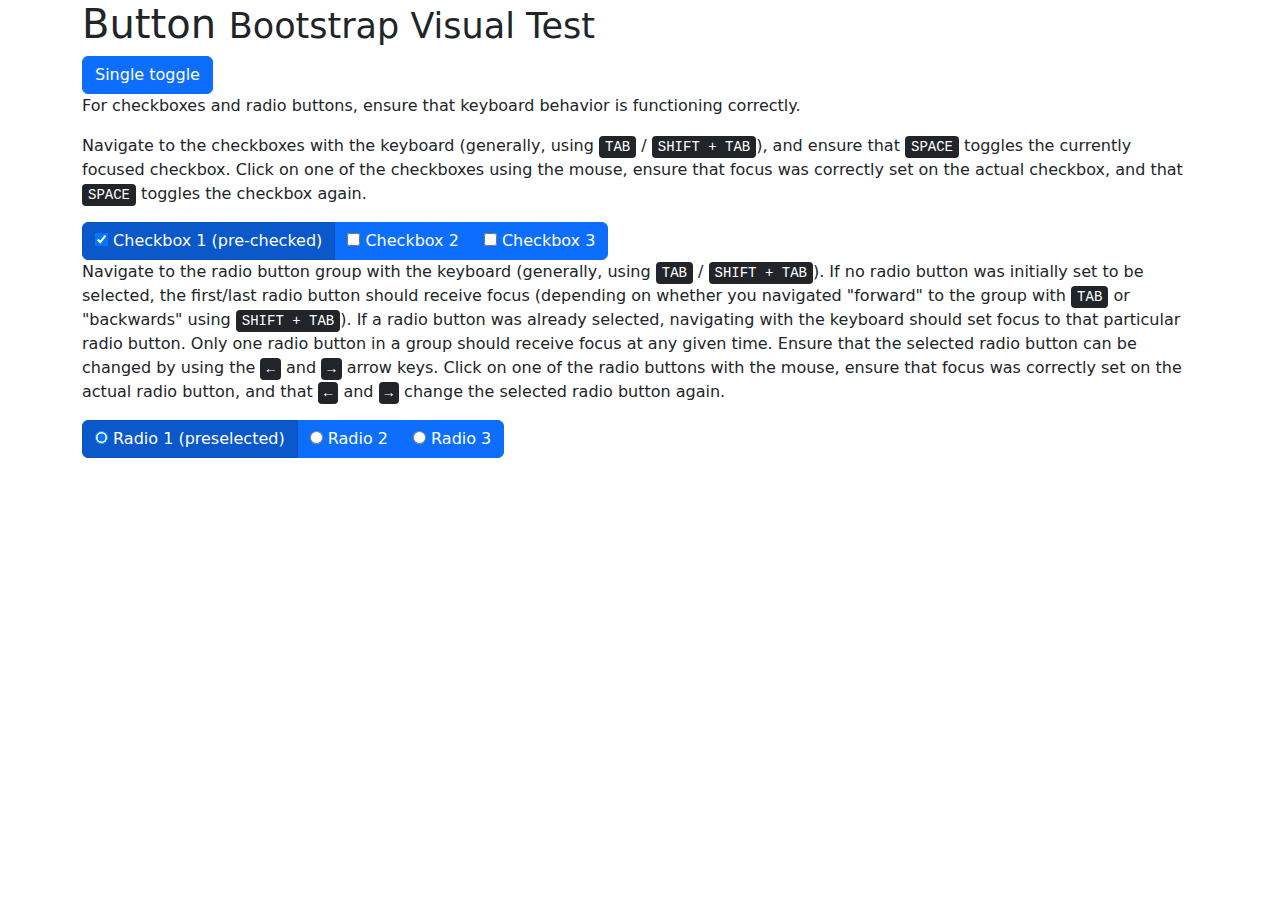
<file: src/assets/libs/bootstrap/js/tests/visual/button.html>
<!doctype html>
<html lang="en">
  <head>
    <meta charset="utf-8">
    <meta name="viewport" content="width=device-width, initial-scale=1">
    <link href="../../../dist/css/bootstrap.min.css" rel="stylesheet">
    <title>Button</title>
  </head>
  <body>
    <div class="container">
      <h1>Button <small>Bootstrap Visual Test</small></h1>

      <button type="button" class="btn btn-primary" data-bs-toggle="button" aria-pressed="false" autocomplete="off">
        Single toggle
      </button>

      <p>For checkboxes and radio buttons, ensure that keyboard behavior is functioning correctly.</p>
      <p>Navigate to the checkboxes with the keyboard (generally, using <kbd>TAB</kbd> / <kbd>SHIFT + TAB</kbd>), and ensure that <kbd>SPACE</kbd> toggles the currently focused checkbox. Click on one of the checkboxes using the mouse, ensure that focus was correctly set on the actual checkbox, and that <kbd>SPACE</kbd> toggles the checkbox again.</p>

      <div class="btn-group" data-bs-toggle="buttons">
        <label class="btn btn-primary active">
          <input type="checkbox" checked autocomplete="off"> Checkbox 1 (pre-checked)
        </label>
        <label class="btn btn-primary">
          <input type="checkbox" autocomplete="off"> Checkbox 2
        </label>
        <label class="btn btn-primary">
          <input type="checkbox" autocomplete="off"> Checkbox 3
        </label>
      </div>

      <p>Navigate to the radio button group with the keyboard (generally, using <kbd>TAB</kbd> / <kbd>SHIFT + TAB</kbd>). If no radio button was initially set to be selected, the first/last radio button should receive focus (depending on whether you navigated "forward" to the group with <kbd>TAB</kbd> or "backwards" using <kbd>SHIFT + TAB</kbd>). If a radio button was already selected, navigating with the keyboard should set focus to that particular radio button. Only one radio button in a group should receive focus at any given time.  Ensure that the selected radio button can be changed by using the <kbd>←</kbd> and <kbd>→</kbd> arrow keys. Click on one of the radio buttons with the mouse,  ensure that focus was correctly set on the actual radio button, and that <kbd>←</kbd> and <kbd>→</kbd> change the selected radio button again.</p>

      <div class="btn-group" data-bs-toggle="buttons">
        <label class="btn btn-primary active">
          <input type="radio" name="options" id="option1" autocomplete="off" checked> Radio 1 (preselected)
        </label>
        <label class="btn btn-primary">
          <input type="radio" name="options" id="option2" autocomplete="off"> Radio 2
        </label>
        <label class="btn btn-primary">
          <input type="radio" name="options" id="option3" autocomplete="off"> Radio 3
        </label>
      </div>
    </div>

    <script src="../../../dist/js/bootstrap.bundle.js"></script>
  </body>
</html>
</file>
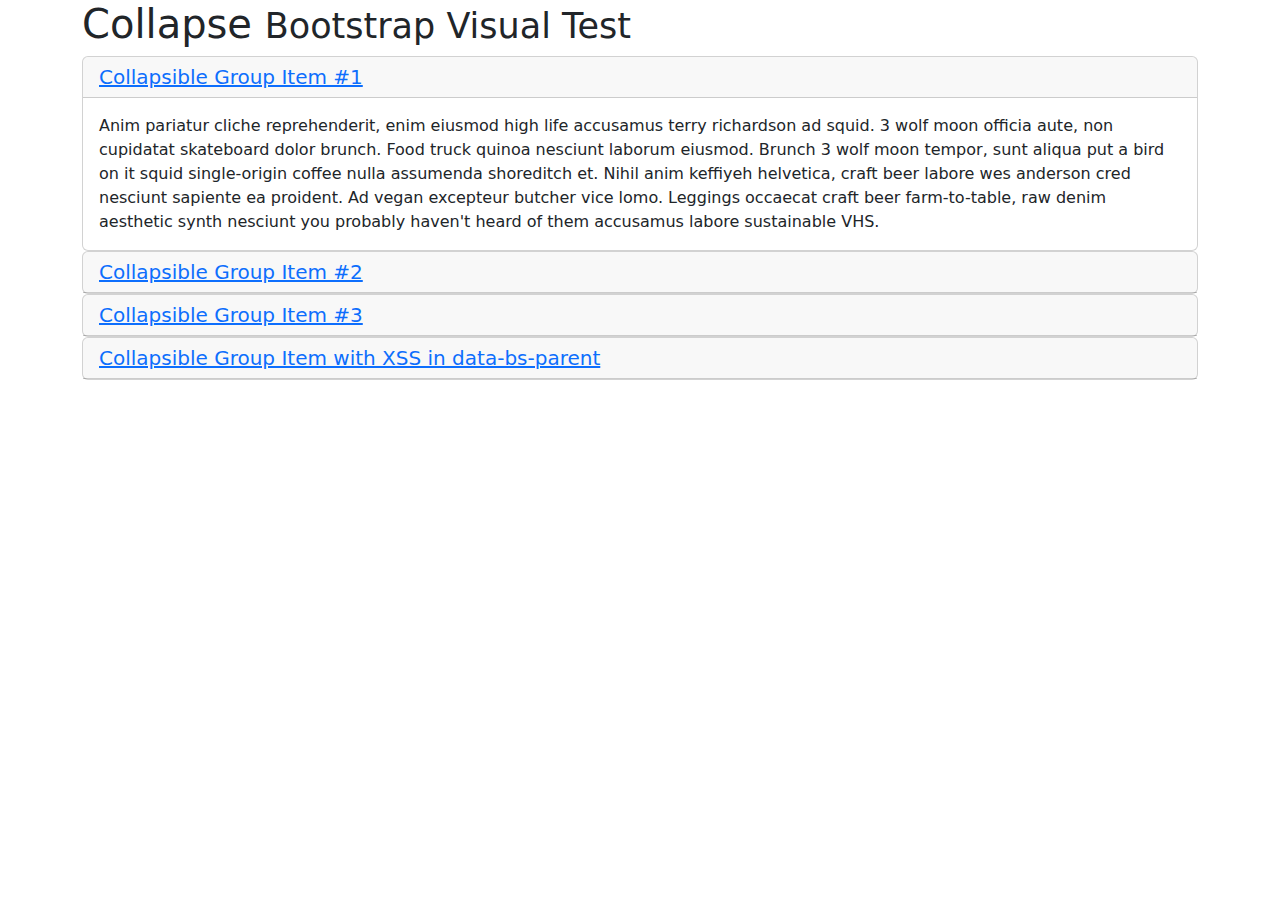
<file: src/assets/libs/bootstrap/js/tests/visual/collapse.html>
<!doctype html>
<html lang="en">
  <head>
    <meta charset="utf-8">
    <meta name="viewport" content="width=device-width, initial-scale=1">
    <link href="../../../dist/css/bootstrap.min.css" rel="stylesheet">
    <title>Collapse</title>
  </head>
  <body>
    <div class="container">
      <h1>Collapse <small>Bootstrap Visual Test</small></h1>

      <div id="accordion" role="tablist">
        <div class="card" role="presentation">
          <div class="card-header" role="tab" id="headingOne">
            <h5 class="mb-0">
              <a data-bs-toggle="collapse" href="#collapseOne" aria-expanded="true" aria-controls="collapseOne">
                Collapsible Group Item #1
              </a>
            </h5>
          </div>

          <div id="collapseOne" class="collapse show" data-bs-parent="#accordion" role="tabpanel" aria-labelledby="headingOne">
            <div class="card-body">
              Anim pariatur cliche reprehenderit, enim eiusmod high life accusamus terry richardson ad squid. 3 wolf moon officia aute, non cupidatat skateboard dolor brunch. Food truck quinoa nesciunt laborum eiusmod. Brunch 3 wolf moon tempor, sunt aliqua put a bird on it squid single-origin coffee nulla assumenda shoreditch et. Nihil anim keffiyeh helvetica, craft beer labore wes anderson cred nesciunt sapiente ea proident. Ad vegan excepteur butcher vice lomo. Leggings occaecat craft beer farm-to-table, raw denim aesthetic synth nesciunt you probably haven't heard of them accusamus labore sustainable VHS.
            </div>
          </div>
        </div>
        <div class="card" role="presentation">
          <div class="card-header" role="tab" id="headingTwo">
            <h5 class="mb-0">
              <a class="collapsed" data-bs-toggle="collapse" href="#collapseTwo" aria-expanded="false" aria-controls="collapseTwo">
                Collapsible Group Item #2
              </a>
            </h5>
          </div>
          <div id="collapseTwo" class="collapse" data-bs-parent="#accordion" role="tabpanel" aria-labelledby="headingTwo">
            <div class="card-body">
              Anim pariatur cliche reprehenderit, enim eiusmod high life accusamus terry richardson ad squid. 3 wolf moon officia aute, non cupidatat skateboard dolor brunch. Food truck quinoa nesciunt laborum eiusmod. Brunch 3 wolf moon tempor, sunt aliqua put a bird on it squid single-origin coffee nulla assumenda shoreditch et. Nihil anim keffiyeh helvetica, craft beer labore wes anderson cred nesciunt sapiente ea proident. Ad vegan excepteur butcher vice lomo. Leggings occaecat craft beer farm-to-table, raw denim aesthetic synth nesciunt you probably haven't heard of them accusamus labore sustainable VHS.
            </div>
          </div>
        </div>
        <div class="card" role="presentation">
          <div class="card-header" role="tab" id="headingThree">
            <h5 class="mb-0">
              <a class="collapsed" data-bs-toggle="collapse" href="#collapseThree" aria-expanded="false" aria-controls="collapseThree">
                Collapsible Group Item #3
              </a>
            </h5>
          </div>
          <div id="collapseThree" class="collapse" data-bs-parent="#accordion" role="tabpanel" aria-labelledby="headingThree">
            <div class="card-body">
              Anim pariatur cliche reprehenderit, enim eiusmod high life accusamus terry richardson ad squid. 3 wolf moon officia aute, non cupidatat skateboard dolor brunch. Food truck quinoa nesciunt laborum eiusmod. Brunch 3 wolf moon tempor, sunt aliqua put a bird on it squid single-origin coffee nulla assumenda shoreditch et. Nihil anim keffiyeh helvetica, craft beer labore wes anderson cred nesciunt sapiente ea proident. Ad vegan excepteur butcher vice lomo. Leggings occaecat craft beer farm-to-table, raw denim aesthetic synth nesciunt you probably haven't heard of them accusamus labore sustainable VHS.
            </div>
          </div>
        </div>
        <div class="card" role="presentation">
          <div class="card-header" role="tab" id="headingFour">
            <h5 class="mb-0">
              <a class="collapsed" data-bs-toggle="collapse" href="#collapseFour" aria-expanded="false" aria-controls="collapseFour">
                Collapsible Group Item with XSS in data-bs-parent
              </a>
            </h5>
          </div>
          <div id="collapseFour" class="collapse" data-bs-parent="<img src=1 onerror=alert(123)>" role="tabpanel" aria-labelledby="headingFour">
            <div class="card-body">
              Anim pariatur cliche reprehenderit, enim eiusmod high life accusamus terry richardson ad squid. 3 wolf moon officia aute, non cupidatat skateboard dolor brunch. Food truck quinoa nesciunt laborum eiusmod. Brunch 3 wolf moon tempor, sunt aliqua put a bird on it squid single-origin coffee nulla assumenda shoreditch et. Nihil anim keffiyeh helvetica, craft beer labore wes anderson cred nesciunt sapiente ea proident. Ad vegan excepteur butcher vice lomo. Leggings occaecat craft beer farm-to-table, raw denim aesthetic synth nesciunt you probably haven't heard of them accusamus labore sustainable VHS.
            </div>
          </div>
        </div>
      </div>
    </div>

    <script src="../../../dist/js/bootstrap.bundle.js"></script>
  </body>
</html>
</file>
